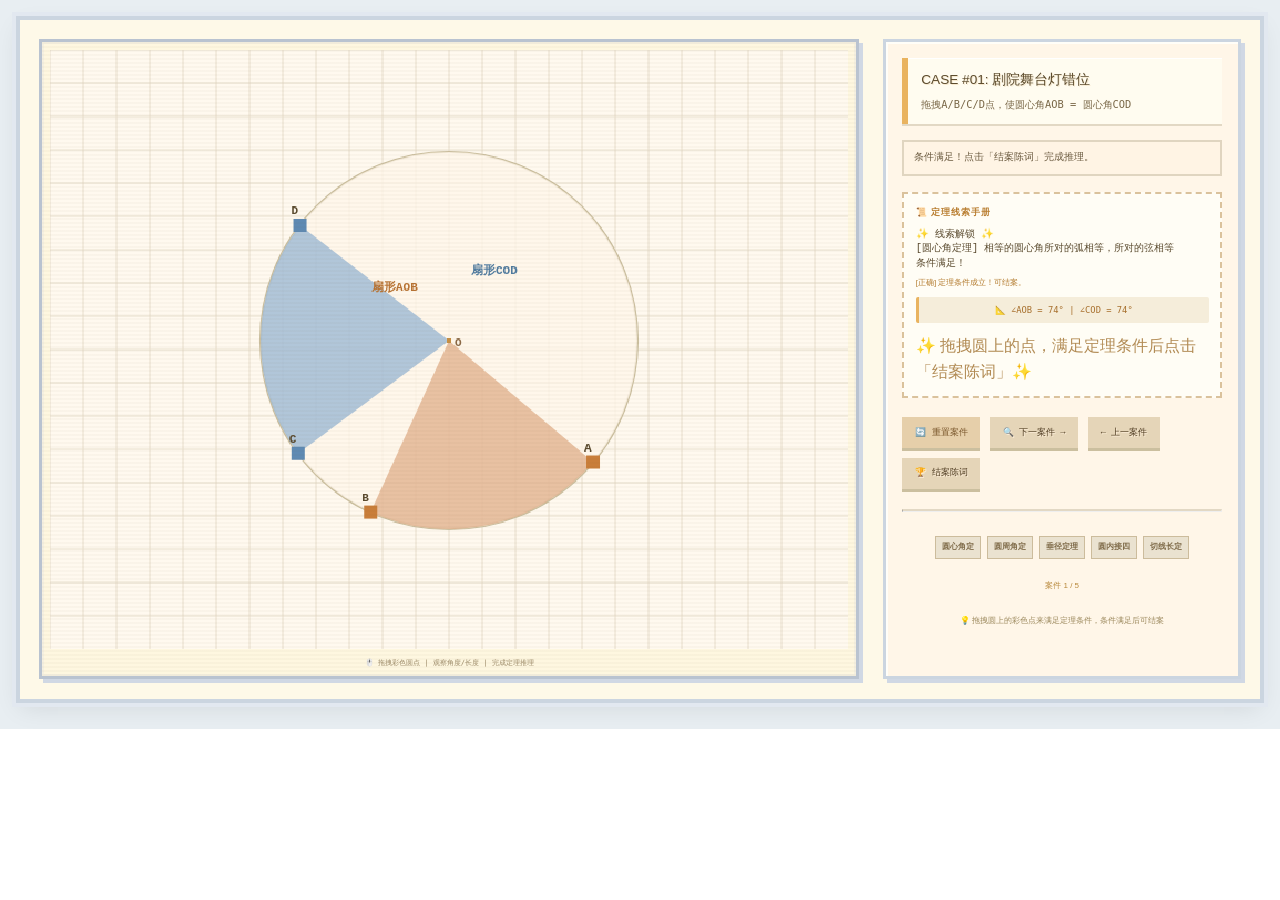
<file: gameV1.1.html>
<!DOCTYPE html>
<html lang="zh-CN">
<head>
    <meta charset="UTF-8">
    <meta name="viewport" content="width=device-width, initial-scale=1.0, user-scalable=no">
    <title>圆定理侦探社 | 像素风几何解谜 · 完整游戏</title>
    <!-- 复用项目样式，同时保留游戏像素风核心 -->
    <link rel="stylesheet" href="css/style.css">
    <style>
        /* 游戏专属强化样式 - 融合圆定理v1的像素侦探风格，同时适配项目导航栏 */
        * {
            box-sizing: border-box;
            user-select: none;
            image-rendering: crisp-edges;
            image-rendering: pixelated;
        }
        
        /* 游戏主容器 - 与项目主体融合 */
        .game-full-container {
            background: #e8eef2;
            padding: 20px 20px 30px;
            width: 100%;
        }
        
        .detective-container {
            background: #fef9e8;
            box-shadow: 0 0 0 4px #cbd5e0, 0 0 0 8px #e2e8f0, 0 8px 24px rgba(0,0,0,0.1);
            padding: 1.2rem;
            max-width: 1400px;
            width: 100%;
            margin: 0 auto;
            border-radius: 0;
        }
        
        .game-layout {
            display: flex;
            flex-wrap: wrap;
            gap: 1.5rem;
            justify-content: center;
        }
        
        .canvas-stage {
            flex: 3;
            min-width: 500px;
            background: #fef7e0;
            border: 3px solid #b9c3d0;
            box-shadow: inset 0 0 0 2px #f5f0e0, 4px 4px 0px 0px #d0d8e4;
            padding: 0.5rem;
            position: relative;
            cursor: crosshair;
        }
        
        .canvas-stage::after {
            content: "";
            position: absolute;
            top: 0; left: 0; width: 100%; height: 100%;
            background: repeating-linear-gradient(0deg, rgba(100,80,40,0.03) 0px, rgba(100,80,40,0.03) 2px, transparent 2px, transparent 4px);
            pointer-events: none;
        }
        
        canvas {
            display: block;
            width: 100%;
            background: #fff9ef;
            image-rendering: crisp-edges;
            image-rendering: pixelated;
            cursor: crosshair;
            box-shadow: inset 0 0 0 1px #e2dcc0;
        }
        
        .case-panel {
            flex: 1.2;
            min-width: 280px;
            background: #fff6e8;
            border: 3px solid #cbd5e0;
            padding: 1rem;
            box-shadow: inset 2px 2px 0px #fffef8, 4px 4px 0px #d0d8e4;
            display: flex;
            flex-direction: column;
            gap: 1rem;
        }
        
        .brief {
            background: #fffcf0;
            border-left: 6px solid #e9b35f;
            padding: 0.8rem;
            box-shadow: inset 0px 1px 0px #ffffff, 0 2px 0 #e2d8c4;
        }
        
        .brief h2 {
            margin: 0 0 0.5rem;
            font-size: 0.85rem;
            color: #5c4b2c;
            font-weight: normal;
            text-shadow: 1px 1px 0px #f7e9ce;
            line-height: 1.3;
        }
        
        .brief p {
            margin: 0;
            font-size: 0.65rem;
            color: #7a6848;
            line-height: 1.4;
            font-family: monospace;
        }
        
        .status-area {
            background: #fff4e4;
            border: 2px solid #e0d5c0;
            padding: 0.6rem;
            font-size: 0.6rem;
            color: #6b5a3e;
            font-family: 'Press Start 2P', 'Courier New', monospace;
            line-height: 1.3;
            text-shadow: 1px 1px 0px #fff6ea;
        }
        
        .clue-box {
            background: #fffdf5;
            border: 2px dashed #dac29c;
            padding: 0.7rem;
            min-height: 150px;
        }
        
        .clue-label {
            font-weight: bold;
            color: #b87c2e;
            font-size: 0.55rem;
            letter-spacing: 1px;
            margin-bottom: 8px;
        }
        
        .clue-content {
            font-size: 0.65rem;
            color: #5a4a2e;
            font-family: 'Courier New', monospace;
            word-break: break-word;
            line-height: 1.4;
        }
        
        .action-buttons {
            display: flex;
            gap: 0.6rem;
            flex-wrap: wrap;
            margin-top: 0.2rem;
        }
        
        button {
            background: #f0e4d0;
            border: none;
            padding: 0.6rem 0.8rem;
            font-family: 'Press Start 2P', 'Courier New', monospace;
            font-size: 0.55rem;
            color: #5c4b2c;
            cursor: pointer;
            box-shadow: 0 3px 0 #cbbf9f;
            transition: 0.05s linear;
            text-transform: uppercase;
        }
        
        button:active {
            transform: translateY(2px);
            box-shadow: 0 1px 0 #cbbf9f;
        }
        
        button.primary { background: #e5d5b8; color: #4e3b20; text-shadow: 1px 1px 0 #fff0dc; }
        button.warning { background: #e6cfaa; color: #7a572c; }
        
        .badge-row {
            display: flex;
            gap: 6px;
            flex-wrap: wrap;
            margin-top: 4px;
            justify-content: center;
        }
        
        .medal {
            background: #eae2d0;
            border: 1px solid #ccbc9c;
            padding: 4px 6px;
            font-size: 0.5rem;
            font-weight: bold;
            color: #7e6a48;
            font-family: monospace;
            text-align: center;
        }
        
        .medal.active { background: #e9cf9b; color: #4a371a; border-color: #dba643; box-shadow: inset 0 0 0 1px #ffe3aa; }
        
        hr { border-top: 2px solid #e2d8c4; margin: 4px 0; }
        
        @keyframes pixelBlink { 0% { filter: drop-shadow(0 0 0px #ffdd99);} 50% { filter: drop-shadow(0 0 6px #ffbb66);} 100% { filter: drop-shadow(0 0 0px);} }
        .correct-flash { animation: pixelBlink 0.3s 2; }
        .wrong-shake { animation: shakeAnim 0.15s 2; }
        
        @keyframes shakeAnim { 0% { transform: translate(1px, 1px);} 25% { transform: translate(-1px, 0px);} 50% { transform: translate(1px, -1px);} 75% { transform: translate(0px, 1px);} 100% { transform: translate(0,0);} }
        
        .small-note { font-size: 0.45rem; color: #9c8a68; text-align: center; margin-top: 8px; font-family: monospace; }
        
        .angle-readout {
            background: #f5edda;
            padding: 6px 8px;
            font-size: 0.55rem;
            font-family: monospace;
            color: #a76f2c;
            display: block;
            margin-top: 8px;
            border-left: 3px solid #e9b35f;
            text-align: center;
            border-radius: 2px;
        }
        
        .input-group {
            margin-top: 10px;
            display: flex;
            align-items: center;
            gap: 8px;
            flex-wrap: wrap;
            justify-content: center;
        }
        
        .input-group input {
            background: #fffcf0;
            border: 1px solid #dccfae;
            color: #6b4e24;
            font-family: monospace;
            font-size: 0.6rem;
            padding: 6px 8px;
            width: 70px;
            text-align: center;
        }
        
        .input-group button {
            padding: 6px 12px;
            font-size: 0.5rem;
            background: #e9dabc;
        }
        
        .success-badge {
            background: #e9cf9b;
            color: #5c421f;
            padding: 4px 8px;
            font-size: 0.5rem;
            text-align: center;
            margin-top: 8px;
            border-radius: 2px;
        }
        
        .observation-tip {
            font-size: 0.5rem;
            color: #9b885c;
            margin-top: 6px;
            text-align: center;
        }
        
        .case-counter {
            font-size: 0.5rem;
            color: #b8883a;
            text-align: center;
            margin-top: 5px;
        }
        
        /* 响应式调整与项目融合 */
        @media (max-width: 768px) {
            .canvas-stage { min-width: 280px; }
            .game-full-container { padding: 10px; }
        }
        
        /* 适配暗色模式，保留侦探社暖色为主，但稍微尊重项目暗色背景 */
        body.dark-mode .game-full-container {
            background: #1e2a32;
        }
        body.dark-mode .detective-container {
            background: #2c3e2f;
            box-shadow: 0 0 0 4px #5b6e5a, 0 0 0 8px #3a4a3a;
        }
        body.dark-mode .canvas-stage {
            background: #2f3e2c;
            border-color: #6a7c5e;
        }
        body.dark-mode canvas {
            background: #2c3824;
        }
        body.dark-mode .case-panel {
            background: #2c3a28;
            border-color: #6f8562;
        }
        body.dark-mode .brief, body.dark-mode .status-area, body.dark-mode .clue-box {
            background: #3e4e36;
            color: #eeddaa;
        }
        body.dark-mode .clue-content, body.dark-mode .angle-readout {
            color: #f0e0b0;
        }
        body.dark-mode button {
            background: #5a6e4a;
            color: #fef0cf;
        }
    </style>
</head>
<body>
    <!-- 游戏完整模块，直接嵌入项目main区域，适配原有导航栏 -->
    <div class="game-full-container">
        <div class="detective-container">
            <div class="game-layout">
                <div class="canvas-stage">
                    <canvas id="geometryCanvas" width="720" height="540" style="width:100%; height:auto; image-rendering: crisp-edges;"></canvas>
                    <div class="small-note">🖱️ 拖拽彩色圆点 | 观察角度/长度 | 完成定理推理</div>
                </div>
                <div class="case-panel">
                    <div class="brief" id="caseBrief">
                        <h2>CASE #01: 剧院舞台灯错位</h2>
                        <p>拖拽A/B/C/D点，使圆心角AOB = 圆心角COD</p>
                    </div>
                    <div class="status-area" id="statusMsg">
                        📋 侦探手册<br>
                        拖拽圆上的彩色点，观察角度变化
                    </div>
                    <div class="clue-box">
                        <div class="clue-label">📜 定理线索手册</div>
                        <div class="clue-content" id="clueText">当前案件对应的圆定理将在这里展示</div>
                        <div id="mistakeTip" style="font-size:0.5rem; margin-top:6px; color:#b37b2e;"></div>
                        <div id="liveReadout" class="angle-readout">📐 测量数据: --</div>
                        <div id="interactiveInput" class="input-group"></div>
                        <div id="successMsg" class="success-badge" style="display:none;">✨ 定理理解成功 ✨</div>
                    </div>
                    <div class="action-buttons">
                        <button id="resetBtn" class="warning">🔄 重置案件</button>
                        <button id="nextCaseBtn" class="primary">🔍 下一案件 →</button>
                        <button id="prevCaseBtn" class="primary">← 上一案件</button>
                        <button id="proveBtn" class="primary">🏆 结案陈词</button>
                    </div>
                    <hr>
                    <div class="badge-row" id="badgeContainer"></div>
                    <div class="case-counter" id="caseCounter">案件 1 / 5</div>
                    <div class="observation-tip">💡 拖拽圆上的彩色点来满足定理条件，条件满足后可结案</div>
                </div>
            </div>
        </div>
    </div>

    <script>
        (function(){
            // ========== 几何辅助函数 ==========
            function computeAngle(ax, ay, bx, by, cx, cy) {
                let baX = ax - bx, baY = ay - by;
                let bcX = cx - bx, bcY = cy - by;
                let dot = baX*bcX + baY*bcY;
                let mag = Math.hypot(baX, baY) * Math.hypot(bcX, bcY);
                if(mag === 0) return 0;
                return Math.acos(Math.min(1, Math.max(-1, dot/mag)));
            }
            
            function getAngleDiffRad(a, b) {
                let diff = Math.abs(a - b);
                return Math.min(diff, 2*Math.PI - diff);
            }
            
            function getRealAngleDegrees(a, b) {
                let rad = getAngleDiffRad(a, b);
                return Math.round(rad * 180 / Math.PI);
            }
            
            function drawSector(cx, cy, r, startAng, endAng, color) {
                let a1 = startAng, a2 = endAng;
                if(Math.abs(a1 - a2) > Math.PI) {
                    if(a1 < a2) a1 += 2*Math.PI;
                    else a2 += 2*Math.PI;
                }
                ctx.beginPath();
                ctx.moveTo(cx, cy);
                ctx.arc(cx, cy, r, a1, a2);
                ctx.closePath();
                ctx.fillStyle = color;
                ctx.fill();
            }
            
            function drawPoint(x, y, color, label) {
                ctx.fillStyle = color;
                ctx.fillRect(x-6, y-6, 12, 12);
                if(label) {
                    ctx.fillStyle = "#5a4a2e";
                    ctx.font = "bold 11px 'Courier New'";
                    ctx.fillText(label, x-8, y-10);
                }
            }
            
            function getTangentLine(pointAngle, cx, cy, r) {
                let px = cx + r * Math.cos(pointAngle);
                let py = cy + r * Math.sin(pointAngle);
                let dirX = -Math.sin(pointAngle);
                let dirY = Math.cos(pointAngle);
                return { px, py, dirX, dirY };
            }
            
            function getLineIntersection(line1, line2) {
                let x1 = line1.px, y1 = line1.py;
                let x2 = line2.px, y2 = line2.py;
                let dx1 = line1.dirX, dy1 = line1.dirY;
                let dx2 = line2.dirX, dy2 = line2.dirY;
                let det = dx1 * dy2 - dy1 * dx2;
                if (Math.abs(det) < 0.001) return null;
                let t1 = ((x2 - x1) * dy2 - (y2 - y1) * dx2) / det;
                return { x: x1 + t1 * dx1, y: y1 + t1 * dy1, t: t1 };
            }
            
            function getPointOnTangent(t, tangent) {
                return { x: tangent.px + tangent.dirX * t, y: tangent.py + tangent.dirY * t };
            }
            
            let canvas = document.getElementById('geometryCanvas');
            let ctx = canvas.getContext('2d');
            let w = 720, h = 540;
            canvas.width = w; canvas.height = h;
            
            let geom = {
                cx: w/2, cy: h/2 - 8, r: 170,
                angA: 0.7, angB: 2.0, angC: 2.5, angD: 3.8,
                fixedA: 0.8, fixedB: 2.5, soldierP: 3.2,
                chord1: 1.0, chord2: 2.2,
                quadAngles: [0.5, 1.8, 2.7, 4.0],
                paramP: 10, paramQ: -15
            };
            
            function getTangentA() { return getTangentLine(geom.fixedA, geom.cx, geom.cy, geom.r); }
            function getTangentB() { return getTangentLine(geom.fixedB, geom.cx, geom.cy, geom.r); }
            function getTangentIntersection() { return getLineIntersection(getTangentA(), getTangentB()); }
            function getPPoint() { return getPointOnTangent(geom.paramP, getTangentA()); }
            function getQPoint() { return getPointOnTangent(geom.paramQ, getTangentB()); }
            
            let currentCaseIdx = 0;
            let solvedBadges = [false, false, false, false, false];
            let conditionMet = false;
            let dragTarget = null;
            let dragQuadIdx = -1;
            
            const CASES = [
                { id:0, name:"圆心角定理", title:"CASE #01: 剧院舞台灯错位", desc:"🎭 拖拽A/B/C/D点，使∠AOB = ∠COD (两个扇形角度相等)", theorem:"[圆心角定理] 相等的圆心角所对的弧相等，所对的弦相等", check:(state) => { let aob = getAngleDiffRad(state.angA, state.angB); let cod = getAngleDiffRad(state.angC, state.angD); return Math.abs(aob - cod) < 0.08; }, getReadout:(state) => { let aob = getRealAngleDegrees(state.angA, state.angB); let cod = getRealAngleDegrees(state.angC, state.angD); return `∠AOB = ${aob}°  |  ∠COD = ${cod}°`; }, drawCustom: () => { drawSector(geom.cx, geom.cy, geom.r, geom.angA, geom.angB, "rgba(210, 140, 90, 0.5)"); drawSector(geom.cx, geom.cy, geom.r, geom.angC, geom.angD, "rgba(100, 150, 200, 0.5)"); drawPoint(geom.cx+geom.r*Math.cos(geom.angA), geom.cy+geom.r*Math.sin(geom.angA), "#c97e3a", "A"); drawPoint(geom.cx+geom.r*Math.cos(geom.angB), geom.cy+geom.r*Math.sin(geom.angB), "#c97e3a", "B"); drawPoint(geom.cx+geom.r*Math.cos(geom.angC), geom.cy+geom.r*Math.sin(geom.angC), "#5f8ab3", "C"); drawPoint(geom.cx+geom.r*Math.cos(geom.angD), geom.cy+geom.r*Math.sin(geom.angD), "#5f8ab3", "D"); ctx.fillStyle = "#b87333"; ctx.fillText("扇形AOB", geom.cx-70, geom.cy-45); ctx.fillStyle = "#4f7a9e"; ctx.fillText("扇形COD", geom.cx+20, geom.cy-60); } },
                { id:1, name:"圆周角定理", title:"CASE #02: 瞭望塔探照灯", desc:"🏰 拖拽锡兵P，观察∠APB和∠AOB的关系，填写正确答案", theorem:"[圆周角定理] 同弧所对圆周角是圆心角的一半", check:(state) => { return true; }, getReadout:(state) => { let centerAng = getAngleDiffRad(state.fixedA, state.fixedB); let ax = state.cx+state.r*Math.cos(state.fixedA); let ay = state.cy+state.r*Math.sin(state.fixedA); let bx = state.cx+state.r*Math.cos(state.fixedB); let by = state.cy+state.r*Math.sin(state.fixedB); let px = state.cx+state.r*Math.cos(state.soldierP); let py = state.cy+state.r*Math.sin(state.soldierP); let angleAPB = computeAngle(ax, ay, px, py, bx, by); return `∠AOB = ${Math.round(centerAng*180/Math.PI)}°  |  ∠APB = ${Math.round(angleAPB*180/Math.PI)}°`; }, drawCustom: () => { let ax = geom.cx+geom.r*Math.cos(geom.fixedA); let ay = geom.cy+geom.r*Math.sin(geom.fixedA); let bx = geom.cx+geom.r*Math.cos(geom.fixedB); let by = geom.cy+geom.r*Math.sin(geom.fixedB); let px = geom.cx+geom.r*Math.cos(geom.soldierP); let py = geom.cy+geom.r*Math.sin(geom.soldierP); drawSector(geom.cx, geom.cy, geom.r, geom.fixedA, geom.fixedB, "rgba(220, 180, 80, 0.35)"); ctx.beginPath(); ctx.moveTo(ax, ay); ctx.lineTo(px, py); ctx.lineTo(bx, by); ctx.strokeStyle = "#c68b3e"; ctx.lineWidth = 2.5; ctx.stroke(); drawPoint(px, py, "#d9942e", "P"); drawPoint(ax, ay, "#7a9bcb", "A"); drawPoint(bx, by, "#d98c3a", "B"); ctx.fillStyle = "#b97f45"; ctx.fillText("探照灯光", geom.cx-55, geom.cy-35); ctx.fillStyle = "#c47d34"; ctx.fillText("锡兵P", px-20, py-12); } },
                { id:2, name:"垂径定理", title:"CASE #03: 古桥石拱裂缝", desc:"🌉 拖拽弦端点C/D，使桥柱(直径)垂直于弦CD", theorem:"[垂径定理] 垂直于弦的直径平分这条弦", check:(state) => { let x1 = state.cx+state.r*Math.cos(state.chord1), y1 = state.cy+state.r*Math.sin(state.chord1); let x2 = state.cx+state.r*Math.cos(state.chord2), y2 = state.cy+state.r*Math.sin(state.chord2); let chordX = x2-x1, chordY = y2-y1; let dot = chordX*0 + chordY*1; let len = Math.hypot(chordX, chordY); if(len < 0.1) return false; return Math.abs(dot) / len < 0.12; }, getReadout:(state) => { let x1 = state.cx+state.r*Math.cos(state.chord1), y1 = state.cy+state.r*Math.sin(state.chord1); let x2 = state.cx+state.r*Math.cos(state.chord2), y2 = state.cy+state.r*Math.sin(state.chord2); let chordX = x2-x1, chordY = y2-y1; let dot = chordX*0 + chordY*1; let len = Math.hypot(chordX, chordY); let isPerp = len > 0.1 ? Math.abs(dot) / len < 0.12 : false; return `垂直: ${isPerp ? "✓ 是" : "✗ 否"}`; }, drawCustom: () => { let x1 = geom.cx+geom.r*Math.cos(geom.chord1), y1 = geom.cy+geom.r*Math.sin(geom.chord1); let x2 = geom.cx+geom.r*Math.cos(geom.chord2), y2 = geom.cy+geom.r*Math.sin(geom.chord2); ctx.beginPath(); ctx.moveTo(x1, y1); ctx.lineTo(x2, y2); ctx.strokeStyle = "#b87c48"; ctx.lineWidth = 4; ctx.stroke(); ctx.beginPath(); ctx.moveTo(geom.cx, geom.cy-geom.r); ctx.lineTo(geom.cx, geom.cy+geom.r); ctx.strokeStyle = "#7799bb"; ctx.lineWidth = 3; ctx.stroke(); drawPoint(x1, y1, "#b87c48", "C"); drawPoint(x2, y2, "#b87c48", "D"); ctx.fillStyle = "#9b6e3e"; ctx.fillText("弦CD", (x1+x2)/2-20, (y1+y2)/2-10); ctx.fillStyle = "#6585a3"; ctx.fillText("直径(桥柱)", geom.cx+8, geom.cy-30); } },
                { id:3, name:"圆内接四边形定理", title:"CASE #04: 航海罗盘刻度", desc:"🧭 拖拽四个顶点，使对角和为180°，填写答案", theorem:"[圆内接四边形定理] 对角互补(和为180°)", check:(state) => { return true; }, getReadout:(state) => { let pts = state.quadAngles.map(ang=>({x: state.cx+state.r*Math.cos(ang), y: state.cy+state.r*Math.sin(ang)})); let angles = []; for(let i=0;i<4;i++){ let prev = pts[(i+3)%4], curr = pts[i], next = pts[(i+1)%4]; let ang = computeAngle(prev.x, prev.y, curr.x, curr.y, next.x, next.y); angles.push(Math.round(ang*180/Math.PI)); } return `∠A=${angles[0]}° ∠B=${angles[1]}° ∠C=${angles[2]}° ∠D=${angles[3]}° | A+C=${angles[0]+angles[2]}°`; }, drawCustom: () => { for(let i=0;i<360;i+=30){ let rad = i*Math.PI/180; let xo = geom.cx + (geom.r+12)*Math.cos(rad), yo = geom.cy + (geom.r+12)*Math.sin(rad); ctx.fillStyle = "#cbae7a"; ctx.fillRect(xo-2, yo-2, 4,4); } let pts = geom.quadAngles.map(ang=>({x: geom.cx+geom.r*Math.cos(ang), y: geom.cy+geom.r*Math.sin(ang)})); ctx.beginPath(); ctx.moveTo(pts[0].x, pts[0].y); for(let i=1;i<pts.length;i++) ctx.lineTo(pts[i].x, pts[i].y); ctx.closePath(); ctx.strokeStyle = "#c9aa6e"; ctx.lineWidth = 2.5; ctx.stroke(); for(let i=0;i<pts.length;i++) drawPoint(pts[i].x, pts[i].y, "#ddae6e", String.fromCharCode(65+i)); } },
                { id:4, name:"切线长定理", title:"CASE #05: 漏水检测仪", desc:"💧 拖拽P和P'沿虚线轨道滑动，使两点在交点重合，观察PA和P'B长度相等", theorem:"[切线长定理] 从圆外一点引圆的两条切线，切线长相等", check:(state) => { let pPoint = getPPoint(), qPoint = getQPoint(); let ax = state.cx + state.r * Math.cos(state.fixedA), ay = state.cy + state.r * Math.sin(state.fixedA); let bx = state.cx + state.r * Math.cos(state.fixedB), by = state.cy + state.r * Math.sin(state.fixedB); let lenAP = Math.hypot(pPoint.x - ax, pPoint.y - ay); let lenBQ = Math.hypot(qPoint.x - bx, qPoint.y - by); let intersection = getTangentIntersection(); if(!intersection) return false; let distToIntersectionP = Math.hypot(pPoint.x - intersection.x, pPoint.y - intersection.y); let distToIntersectionQ = Math.hypot(qPoint.x - intersection.x, qPoint.y - intersection.y); let bothAtIntersection = distToIntersectionP < 12 && distToIntersectionQ < 12; return bothAtIntersection && Math.abs(lenAP - lenBQ) < 3; }, getReadout:(state) => { let pPoint=getPPoint(), qPoint=getQPoint(); let ax = state.cx+state.r*Math.cos(state.fixedA), ay=state.cy+state.r*Math.sin(state.fixedA); let bx=state.cx+state.r*Math.cos(state.fixedB), by=state.cy+state.r*Math.sin(state.fixedB); let lenAP = Math.hypot(pPoint.x-ax, pPoint.y-ay); let lenBQ = Math.hypot(qPoint.x-bx, qPoint.y-by); let intersection = getTangentIntersection(); if(intersection){ let dP=Math.hypot(pPoint.x-intersection.x, pPoint.y-intersection.y); let dQ=Math.hypot(qPoint.x-intersection.x, qPoint.y-intersection.y); return `PA = ${Math.round(lenAP)} | P'B = ${Math.round(lenBQ)} | 到交点距离: P=${Math.round(dP)} P'=${Math.round(dQ)}`; } return `PA = ${Math.round(lenAP)} | P'B = ${Math.round(lenBQ)}`; }, drawCustom: () => { let ax = geom.cx+geom.r*Math.cos(geom.fixedA), ay=geom.cy+geom.r*Math.sin(geom.fixedA); let bx=geom.cx+geom.r*Math.cos(geom.fixedB), by=geom.cy+geom.r*Math.sin(geom.fixedB); let tangentA=getTangentA(), tangentB=getTangentB(), intersection=getTangentIntersection(); let pPoint=getPPoint(), qPoint=getQPoint(); ctx.setLineDash([8,8]); let ext=500; let sA=getPointOnTangent(-ext, tangentA), eA=getPointOnTangent(ext, tangentA); ctx.beginPath(); ctx.moveTo(sA.x,sA.y); ctx.lineTo(eA.x,eA.y); ctx.strokeStyle="#b89a6e"; ctx.stroke(); let sB=getPointOnTangent(-ext, tangentB), eB=getPointOnTangent(ext, tangentB); ctx.beginPath(); ctx.moveTo(sB.x,sB.y); ctx.lineTo(eB.x,eB.y); ctx.stroke(); ctx.setLineDash([]); drawPoint(ax,ay,"#7f9fc0","A"); drawPoint(bx,by,"#7f9fc0","B"); if(intersection){ ctx.fillStyle="#e9cf9b"; ctx.beginPath(); ctx.arc(intersection.x,intersection.y,8,0,2*Math.PI); ctx.fill(); ctx.fillStyle="#c68f44"; ctx.beginPath(); ctx.arc(intersection.x,intersection.y,4,0,2*Math.PI); ctx.fill(); ctx.fillStyle="#5c421f"; ctx.font="8px monospace"; ctx.fillText("交点", intersection.x-12, intersection.y-8); } ctx.beginPath(); ctx.moveTo(pPoint.x,pPoint.y); ctx.lineTo(ax,ay); ctx.strokeStyle="#d98f44"; ctx.lineWidth=2.5; ctx.stroke(); ctx.beginPath(); ctx.moveTo(qPoint.x,qPoint.y); ctx.lineTo(bx,by); ctx.strokeStyle="#6f9e6f"; ctx.stroke(); drawPoint(pPoint.x,pPoint.y,"#d98f44","P"); drawPoint(qPoint.x,qPoint.y,"#6f9e6f","P'"); if(intersection && Math.hypot(pPoint.x-intersection.x, pPoint.y-intersection.y)<15 && Math.hypot(qPoint.x-intersection.x, qPoint.y-intersection.y)<15){ ctx.fillStyle="#e9cf9b"; ctx.fillRect(intersection.x-45, intersection.y-25, 90,22); ctx.fillStyle="#5c421f"; ctx.font="8px monospace"; ctx.fillText("★ 水龙头位置 ★", intersection.x-40, intersection.y-10); } ctx.fillStyle="#b89a6e"; ctx.font="8px monospace"; ctx.fillText("切线轨道LA", tangentA.px-50, tangentA.py-15); ctx.fillText("切线轨道LB", tangentB.px-50, tangentB.py-15); } }
            ];
            
            function getCurrentState() { return geom; }
            
            function verifyAndUpdate() {
                let caseData = CASES[currentCaseIdx];
                let state = getCurrentState();
                let success = false;
                if(currentCaseIdx === 0 || currentCaseIdx === 2 || currentCaseIdx === 4) success = caseData.check(state);
                else if(currentCaseIdx === 1 || currentCaseIdx === 3) success = conditionMet;
                let readoutSpan = document.getElementById('liveReadout');
                if(readoutSpan) readoutSpan.innerHTML = `📐 ${caseData.getReadout(state)}`;
                let clueDiv = document.getElementById('clueText');
                let mistakeDiv = document.getElementById('mistakeTip');
                let statusDiv = document.getElementById('statusMsg');
                let stageDiv = document.querySelector('.canvas-stage');
                if(success && !solvedBadges[currentCaseIdx]) {
                    clueDiv.innerHTML = `✨ 线索解锁 ✨<br>${caseData.theorem}<br>条件满足！`;
                    mistakeDiv.innerHTML = `[正确] 定理条件成立！可结案。`;
                    statusDiv.innerHTML = `条件满足！点击「结案陈词」完成推理。`;
                    if(!conditionMet){ stageDiv.classList.add('correct-flash'); setTimeout(()=>stageDiv.classList.remove('correct-flash'),300); }
                    conditionMet = true;
                } else if(success && solvedBadges[currentCaseIdx]) {
                    clueDiv.innerHTML = `${caseData.theorem}<br>已破案，继续下一案件吧`;
                    mistakeDiv.innerHTML = `[已破案] 此案已完成`;
                } else if(currentCaseIdx !== 1 && currentCaseIdx !== 3) {
                    clueDiv.innerHTML = `${caseData.theorem}<br>条件未满足`;
                    let hintMsg = (caseData.id===0?"使两个扇形角度相等":(caseData.id===2?"使弦垂直于直径":(caseData.id===4?"将P和P'都拖到交点处":"调整图形")));
                    mistakeDiv.innerHTML = `[未满足] ${hintMsg}`;
                    if(conditionMet){ stageDiv.classList.add('wrong-shake'); setTimeout(()=>stageDiv.classList.remove('wrong-shake'),300); }
                    conditionMet = false;
                }
                drawCanvas();
            }
            
            function drawCanvas() {
                ctx.clearRect(0,0,w,h);
                ctx.fillStyle="#fff9ef"; ctx.fillRect(0,0,w,h);
                ctx.strokeStyle="#e2d8c4"; ctx.lineWidth=0.8;
                for(let i=0;i<w;i+=30){ ctx.beginPath(); ctx.moveTo(i,0); ctx.lineTo(i,h); ctx.stroke(); }
                for(let i=0;i<h;i+=30){ ctx.beginPath(); ctx.moveTo(0,i); ctx.lineTo(w,i); ctx.stroke(); }
                ctx.beginPath(); ctx.arc(geom.cx, geom.cy, geom.r, 0, 2*Math.PI);
                ctx.strokeStyle="#cbbf9f"; ctx.lineWidth=2.2; ctx.stroke();
                ctx.fillStyle="#fff7eacc"; ctx.fill();
                CASES[currentCaseIdx].drawCustom();
                ctx.fillStyle="#c68f44"; ctx.fillRect(geom.cx-2, geom.cy-2,4,4);
                ctx.fillStyle="#8b6946"; ctx.fillText("O", geom.cx+5, geom.cy+5);
            }
            
            function getMouseCoord(e){
                let rect = canvas.getBoundingClientRect();
                let sx = canvas.width/rect.width, sy = canvas.height/rect.height;
                return { mx: (e.clientX - rect.left)*sx, my: (e.clientY - rect.top)*sy };
            }
            function onMouseDown(e){
                let {mx,my}=getMouseCoord(e); let thresh=20;
                if(currentCaseIdx===0){
                    let aP={x:geom.cx+geom.r*Math.cos(geom.angA),y:geom.cy+geom.r*Math.sin(geom.angA)};
                    let bP={x:geom.cx+geom.r*Math.cos(geom.angB),y:geom.cy+geom.r*Math.sin(geom.angB)};
                    let cP={x:geom.cx+geom.r*Math.cos(geom.angC),y:geom.cy+geom.r*Math.sin(geom.angC)};
                    let dP={x:geom.cx+geom.r*Math.cos(geom.angD),y:geom.cy+geom.r*Math.sin(geom.angD)};
                    if(Math.hypot(mx-aP.x, my-aP.y)<thresh) dragTarget="angA";
                    else if(Math.hypot(mx-bP.x, my-bP.y)<thresh) dragTarget="angB";
                    else if(Math.hypot(mx-cP.x, my-cP.y)<thresh) dragTarget="angC";
                    else if(Math.hypot(mx-dP.x, my-dP.y)<thresh) dragTarget="angD";
                } else if(currentCaseIdx===1){
                    let pp={x:geom.cx+geom.r*Math.cos(geom.soldierP),y:geom.cy+geom.r*Math.sin(geom.soldierP)};
                    if(Math.hypot(mx-pp.x, my-pp.y)<thresh) dragTarget="soldier";
                } else if(currentCaseIdx===2){
                    let c1={x:geom.cx+geom.r*Math.cos(geom.chord1),y:geom.cy+geom.r*Math.sin(geom.chord1)};
                    let c2={x:geom.cx+geom.r*Math.cos(geom.chord2),y:geom.cy+geom.r*Math.sin(geom.chord2)};
                    if(Math.hypot(mx-c1.x, my-c1.y)<thresh) dragTarget="chord1";
                    else if(Math.hypot(mx-c2.x, my-c2.y)<thresh) dragTarget="chord2";
                } else if(currentCaseIdx===3){
                    let pts=geom.quadAngles.map(ang=>({x:geom.cx+geom.r*Math.cos(ang),y:geom.cy+geom.r*Math.sin(ang)}));
                    for(let i=0;i<pts.length;i++) if(Math.hypot(mx-pts[i].x, my-pts[i].y)<thresh){ dragTarget="quadVertex"; dragQuadIdx=i; break; }
                } else if(currentCaseIdx===4){
                    let pPoint=getPPoint(), qPoint=getQPoint();
                    if(Math.hypot(mx-pPoint.x, my-pPoint.y)<22) dragTarget="paramP";
                    else if(Math.hypot(mx-qPoint.x, my-qPoint.y)<22) dragTarget="paramQ";
                }
            }
            function onMouseMove(e){
                if(!dragTarget) return;
                let {mx,my}=getMouseCoord(e);
                if(currentCaseIdx===0){
                    let ang=Math.atan2(my-geom.cy, mx-geom.cx);
                    if(dragTarget==="angA") geom.angA=ang; else if(dragTarget==="angB") geom.angB=ang;
                    else if(dragTarget==="angC") geom.angC=ang; else if(dragTarget==="angD") geom.angD=ang;
                } else if(currentCaseIdx===1 && dragTarget==="soldier") geom.soldierP=Math.atan2(my-geom.cy, mx-geom.cx);
                else if(currentCaseIdx===2){
                    let ang=Math.atan2(my-geom.cy, mx-geom.cx);
                    if(dragTarget==="chord1") geom.chord1=ang; else if(dragTarget==="chord2") geom.chord2=ang;
                } else if(currentCaseIdx===3 && dragTarget==="quadVertex" && dragQuadIdx>=0) geom.quadAngles[dragQuadIdx]=Math.atan2(my-geom.cy, mx-geom.cx);
                else if(currentCaseIdx===4){
                    let tangentA=getTangentA(), tangentB=getTangentB();
                    if(dragTarget==="paramP"){ let dx=mx-tangentA.px, dy=my-tangentA.py; geom.paramP = Math.min(400, Math.max(-400, dx*tangentA.dirX+dy*tangentA.dirY)); }
                    else if(dragTarget==="paramQ"){ let dx=mx-tangentB.px, dy=my-tangentB.py; geom.paramQ = Math.min(400, Math.max(-400, dx*tangentB.dirX+dy*tangentB.dirY)); }
                }
                verifyAndUpdate();
            }
            function onMouseUp(){ dragTarget=null; dragQuadIdx=-1; }
            function resetCase(){
                if(currentCaseIdx===0){ geom.angA=0.7; geom.angB=2.0; geom.angC=2.5; geom.angD=3.8; conditionMet=false; }
                else if(currentCaseIdx===1){ geom.soldierP=3.2; conditionMet=false; }
                else if(currentCaseIdx===2){ geom.chord1=1.0; geom.chord2=2.2; conditionMet=false; }
                else if(currentCaseIdx===3){ geom.quadAngles=[0.5,1.8,2.7,4.0]; conditionMet=false; }
                else if(currentCaseIdx===4){ let inter=getTangentIntersection(); if(inter){ let ta=getTangentA(), tb=getTangentB(); let ipA=(inter.x-ta.px)*ta.dirX+(inter.y-ta.py)*ta.dirY; let ipB=(inter.x-tb.px)*tb.dirX+(inter.y-tb.py)*tb.dirY; geom.paramP=ipA+10; geom.paramQ=ipB-15; } else { geom.paramP=10; geom.paramQ=-15; } conditionMet=false; }
                verifyAndUpdate(); renderInteractiveInput();
            }
            function renderInteractiveInput(){
                let container=document.getElementById('interactiveInput');
                if(currentCaseIdx===1){
                    container.innerHTML=`<span>∠APB = (</span><input type="text" id="relationInput" placeholder="?"><span>) ∠AOB</span><button id="submitRelation">验证</button>`;
                    document.getElementById('submitRelation')?.addEventListener('click',()=>{ let val=document.getElementById('relationInput').value.trim(); let isCorrect=val==="1/2"||val==="0.5"||val==="½"||parseFloat(val)===0.5; if(isCorrect && !solvedBadges[1]){ conditionMet=true; solvedBadges[1]=true; document.getElementById('clueText').innerHTML=`✨ 线索解锁 ✨<br>${CASES[1].theorem}<br>∠APB = 1/2 ∠AOB`; document.getElementById('mistakeTip').innerHTML=`[正确] 关系式正确！`; document.getElementById('statusMsg').innerHTML=`定理验证成功！点击结案。`; document.getElementById('successMsg').style.display="block"; updateBadges(); } else if(isCorrect){ document.getElementById('mistakeTip').innerHTML=`[正确] 但此案已破。`; } else { document.getElementById('mistakeTip').innerHTML=`[错误] ∠APB = ? × ∠AOB，再观察角度数值！`; } verifyAndUpdate(); });
                } else if(currentCaseIdx===3){
                    container.innerHTML=`<span>∠A+∠C = ∠B+∠D = </span><input type="text" id="sumInput" placeholder="度数"><span> °</span><button id="submitSum">验证</button>`;
                    document.getElementById('submitSum')?.addEventListener('click',()=>{ let val=parseInt(document.getElementById('sumInput').value); if(val===180 && !solvedBadges[3]){ conditionMet=true; solvedBadges[3]=true; document.getElementById('clueText').innerHTML=`✨ 线索解锁 ✨<br>${CASES[3].theorem}<br>对角和为180°`; document.getElementById('mistakeTip').innerHTML=`[正确] 对角和180°！`; document.getElementById('statusMsg').innerHTML=`定理验证成功！点击结案。`; document.getElementById('successMsg').style.display="block"; updateBadges(); } else if(val===180){ document.getElementById('mistakeTip').innerHTML=`[正确] 但此案已破。`; } else { document.getElementById('mistakeTip').innerHTML=`[错误] 对角和应该是180°！`; } verifyAndUpdate(); });
                } else { container.innerHTML=`<div style="color:#b28b54;">✨ 拖拽圆上的点，满足定理条件后点击「结案陈词」✨</div>`; }
            }
            function nextCase(){ currentCaseIdx=(currentCaseIdx+1)%5; document.getElementById('caseBrief').innerHTML=`<h2>${CASES[currentCaseIdx].title}</h2><p>${CASES[currentCaseIdx].desc}</p>`; resetCase(); updateBadges(); renderInteractiveInput(); document.getElementById('successMsg').style.display="none"; document.getElementById('caseCounter').innerHTML=`案件 ${currentCaseIdx+1} / 5 · ${CASES[currentCaseIdx].name}`; }
            function prevCase(){ currentCaseIdx=(currentCaseIdx-1+5)%5; document.getElementById('caseBrief').innerHTML=`<h2>${CASES[currentCaseIdx].title}</h2><p>${CASES[currentCaseIdx].desc}</p>`; resetCase(); updateBadges(); renderInteractiveInput(); document.getElementById('successMsg').style.display="none"; document.getElementById('caseCounter').innerHTML=`案件 ${currentCaseIdx+1} / 5 · ${CASES[currentCaseIdx].name}`; }
            function proveCase(){ if(conditionMet && !solvedBadges[currentCaseIdx]){ solvedBadges[currentCaseIdx]=true; updateBadges(); document.getElementById('statusMsg').innerHTML="🏆 像素侦探徽章GET！案件完美落幕！"; document.getElementById('successMsg').style.display="block"; } else if(conditionMet && solvedBadges[currentCaseIdx]){ document.getElementById('statusMsg').innerHTML="🎉 已破获此案，继续挑战新案件吧！"; } else { document.getElementById('statusMsg').innerHTML="⚠️ 尚未满足定理条件，请先构造正确图形再结案。"; } }
            function updateBadges(){ let container=document.getElementById('badgeContainer'); container.innerHTML=CASES.map((c,i)=>`<div class="medal ${solvedBadges[i]?'active':''}">${c.name.slice(0,4)}</div>`).join(''); }
            canvas.addEventListener('mousedown', onMouseDown); window.addEventListener('mousemove', onMouseMove); window.addEventListener('mouseup', onMouseUp);
            document.getElementById('resetBtn').addEventListener('click', resetCase);
            document.getElementById('nextCaseBtn').addEventListener('click', nextCase);
            document.getElementById('prevCaseBtn').addEventListener('click', prevCase);
            document.getElementById('proveBtn').addEventListener('click', proveCase);
            updateBadges(); renderInteractiveInput(); verifyAndUpdate();
        })();
    </script>
</body>
</html>
</file>
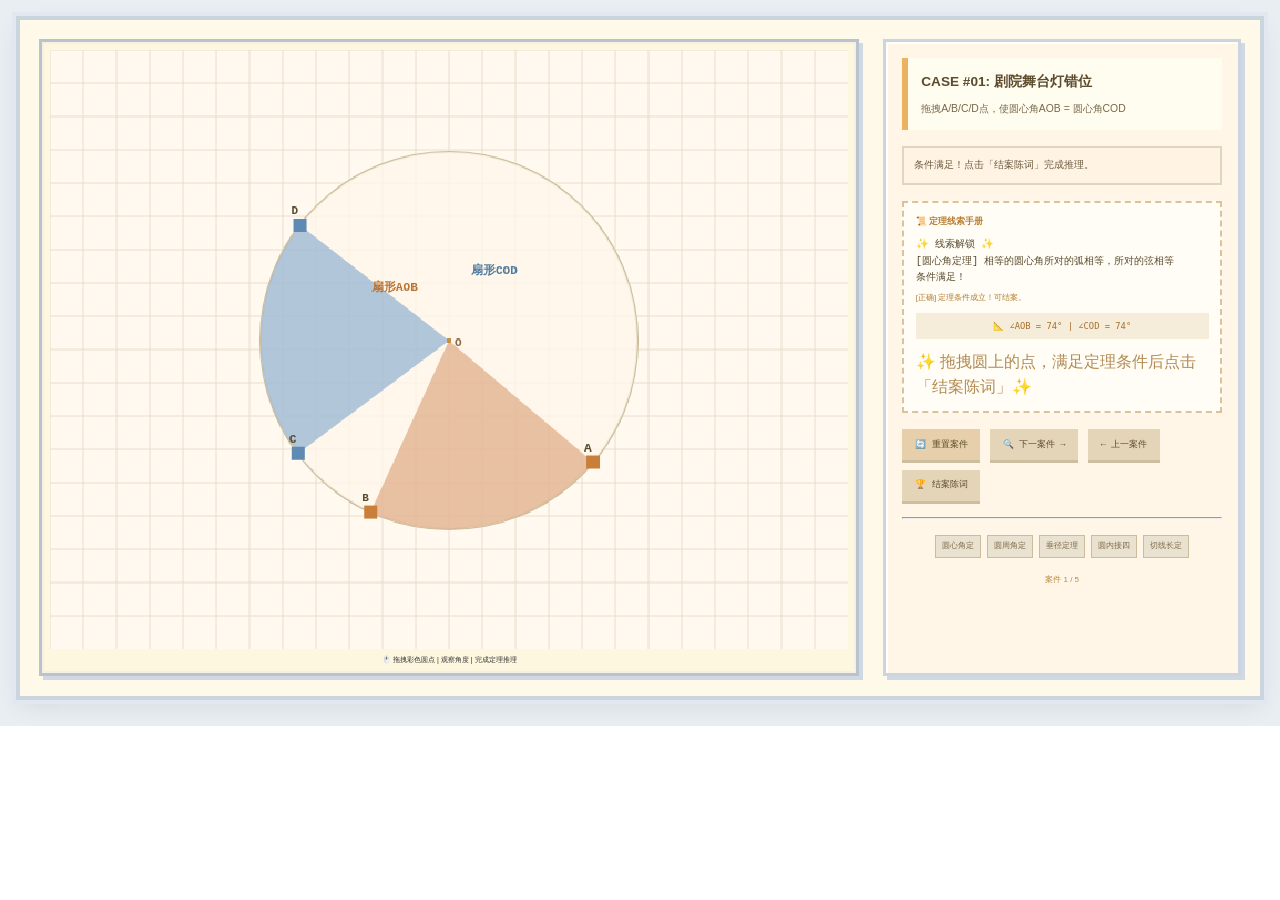
<file: V2.1.B.html>
<!DOCTYPE html>
<html lang="zh-CN">
<head>
    <meta charset="UTF-8">
    <meta name="viewport" content="width=device-width, initial-scale=1.0, user-scalable=no">
    <title>圆定理侦探社 | 像素风几何解谜 · 完整游戏</title>
    <link rel="stylesheet" href="css/style.css">
    <style>
        * {
            box-sizing: border-box;
            user-select: none;
            image-rendering: crisp-edges;
            image-rendering: pixelated;
        }
        
        .game-full-container {
            background: #e8eef2;
            padding: 20px 20px 30px;
            width: 100%;
        }
        
        .detective-container {
            background: #fef9e8;
            box-shadow: 0 0 0 4px #cbd5e0, 0 0 0 8px #e2e8f0, 0 8px 24px rgba(0,0,0,0.1);
            padding: 1.2rem;
            max-width: 1400px;
            width: 100%;
            margin: 0 auto;
            border-radius: 0;
        }
        
        .game-layout {
            display: flex;
            flex-wrap: wrap;
            gap: 1.5rem;
            justify-content: center;
        }
        
        .canvas-stage {
            flex: 3;
            min-width: 500px;
            background: #fef7e0;
            border: 3px solid #b9c3d0;
            box-shadow: inset 0 0 0 2px #f5f0e0, 4px 4px 0px 0px #d0d8e4;
            padding: 0.5rem;
            position: relative;
            cursor: crosshair;
        }
        
        canvas {
            display: block;
            width: 100%;
            background: #fff9ef;
            image-rendering: crisp-edges;
            image-rendering: pixelated;
            cursor: crosshair;
            box-shadow: inset 0 0 0 1px #e2dcc0;
        }
        
        .case-panel {
            flex: 1.2;
            min-width: 280px;
            background: #fff6e8;
            border: 3px solid #cbd5e0;
            padding: 1rem;
            box-shadow: inset 2px 2px 0px #fffef8, 4px 4px 0px #d0d8e4;
            display: flex;
            flex-direction: column;
            gap: 1rem;
        }
        
        .brief {
            background: #fffcf0;
            border-left: 6px solid #e9b35f;
            padding: 0.8rem;
        }
        
        .brief h2 {
            margin: 0 0 0.5rem;
            font-size: 0.85rem;
            color: #5c4b2c;
        }
        
        .brief p {
            margin: 0;
            font-size: 0.65rem;
            color: #7a6848;
        }
        
        .status-area {
            background: #fff4e4;
            border: 2px solid #e0d5c0;
            padding: 0.6rem;
            font-size: 0.6rem;
            color: #6b5a3e;
            font-family: 'Courier New', monospace;
        }
        
        .clue-box {
            background: #fffdf5;
            border: 2px dashed #dac29c;
            padding: 0.7rem;
            min-height: 150px;
        }
        
        .clue-label {
            font-weight: bold;
            color: #b87c2e;
            font-size: 0.55rem;
            margin-bottom: 8px;
        }
        
        .clue-content {
            font-size: 0.65rem;
            color: #5a4a2e;
            font-family: 'Courier New', monospace;
            word-break: break-word;
        }
        
        .action-buttons {
            display: flex;
            gap: 0.6rem;
            flex-wrap: wrap;
        }
        
        button {
            background: #f0e4d0;
            border: none;
            padding: 0.6rem 0.8rem;
            font-family: 'Courier New', monospace;
            font-size: 0.55rem;
            color: #5c4b2c;
            cursor: pointer;
            box-shadow: 0 3px 0 #cbbf9f;
            transition: 0.05s linear;
            text-transform: uppercase;
        }
        
        button:active {
            transform: translateY(2px);
            box-shadow: 0 1px 0 #cbbf9f;
        }
        
        button.primary { background: #e5d5b8; }
        button.warning { background: #e6cfaa; }
        
        .badge-row {
            display: flex;
            gap: 6px;
            flex-wrap: wrap;
            justify-content: center;
        }
        
        .medal {
            background: #eae2d0;
            border: 1px solid #ccbc9c;
            padding: 4px 6px;
            font-size: 0.5rem;
            color: #7e6a48;
        }
        
        .medal.active { background: #e9cf9b; color: #4a371a; border-color: #dba643; }
        
        .angle-readout {
            background: #f5edda;
            padding: 6px 8px;
            font-size: 0.55rem;
            font-family: monospace;
            color: #a76f2c;
            margin-top: 8px;
            text-align: center;
        }
        
        .input-group {
            margin-top: 10px;
            display: flex;
            gap: 8px;
            flex-wrap: wrap;
            justify-content: center;
        }
        
        .input-group input {
            background: #fffcf0;
            border: 1px solid #dccfae;
            color: #6b4e24;
            font-family: monospace;
            font-size: 0.6rem;
            padding: 6px 8px;
            width: 70px;
            text-align: center;
        }
        
        .success-badge {
            background: #e9cf9b;
            color: #5c421f;
            padding: 4px 8px;
            font-size: 0.5rem;
            text-align: center;
            margin-top: 8px;
            display: none;
        }
        
        .case-counter {
            font-size: 0.5rem;
            color: #b8883a;
            text-align: center;
        }
        
        @keyframes pixelBlink { 0% { filter: drop-shadow(0 0 0px #ffdd99);} 50% { filter: drop-shadow(0 0 6px #ffbb66);} 100% { filter: drop-shadow(0 0 0px);} }
        @keyframes shakeAnim { 0% { transform: translate(1px, 1px);} 25% { transform: translate(-1px, 0px);} 50% { transform: translate(1px, -1px);} 75% { transform: translate(0px, 1px);} 100% { transform: translate(0,0);} }
        
        .correct-flash { animation: pixelBlink 0.3s 2; }
        .wrong-shake { animation: shakeAnim 0.15s 2; }
        
        @media (max-width: 768px) {
            .canvas-stage { min-width: 280px; }
        }
        
        body.dark-mode .game-full-container { background: #1e2a32; }
        body.dark-mode .detective-container { background: #2c3e2f; }
        body.dark-mode .canvas-stage { background: #2f3e2c; }
        body.dark-mode canvas { background: #2c3824; }
        body.dark-mode .case-panel { background: #2c3a28; }
        body.dark-mode .brief, body.dark-mode .status-area, body.dark-mode .clue-box { background: #3e4e36; color: #eeddaa; }
        body.dark-mode button { background: #5a6e4a; color: #fef0cf; }
    </style>
</head>
<body>
    <div class="game-full-container">
        <div class="detective-container">
            <div class="game-layout">
                <div class="canvas-stage">
                    <canvas id="geometryCanvas" width="720" height="540" style="width:100%; height:auto;"></canvas>
                    <div class="small-note" style="font-size:0.45rem; text-align:center; margin-top:5px;">🖱️ 拖拽彩色圆点 | 观察角度 | 完成定理推理</div>
                </div>
                <div class="case-panel">
                    <div class="brief" id="caseBrief">
                        <h2>CASE #01: 剧院舞台灯错位</h2>
                        <p>拖拽A/B/C/D点，使圆心角AOB = 圆心角COD</p>
                    </div>
                    <div class="status-area" id="statusMsg">
                        📋 侦探手册<br>拖拽圆上的彩色点，观察角度变化
                    </div>
                    <div class="clue-box">
                        <div class="clue-label">📜 定理线索手册</div>
                        <div class="clue-content" id="clueText">当前案件对应的圆定理将在这里展示</div>
                        <div id="mistakeTip" style="font-size:0.5rem; margin-top:6px; color:#b37b2e;"></div>
                        <div id="liveReadout" class="angle-readout">📐 测量数据: --</div>
                        <div id="interactiveInput" class="input-group"></div>
                        <div id="successMsg" class="success-badge">✨ 定理理解成功 ✨</div>
                    </div>
                    <div class="action-buttons">
                        <button id="resetBtn" class="warning">🔄 重置案件</button>
                        <button id="nextCaseBtn" class="primary">🔍 下一案件 →</button>
                        <button id="prevCaseBtn" class="primary">← 上一案件</button>
                        <button id="proveBtn" class="primary">🏆 结案陈词</button>
                    </div>
                    <hr>
                    <div class="badge-row" id="badgeContainer"></div>
                    <div class="case-counter" id="caseCounter">案件 1 / 5</div>
                </div>
            </div>
        </div>
    </div>

    <script>
        (function(){
            // ========== 角度计算函数（统一使用劣弧角 0-180°）==========
            // 计算劣弧圆心角（弧度），范围 0 ~ π
            function getMinorArcAngleRad(a, b) {
                let diff = Math.abs(a - b);
                return Math.min(diff, 2 * Math.PI - diff);
            }
            
            // 计算劣弧圆心角（度数），范围 0 ~ 180
            function getMinorArcAngleDegrees(a, b) {
                return Math.round(getMinorArcAngleRad(a, b) * 180 / Math.PI);
            }
            
            // 通用角度计算函数（用于其他案件）
            function computeAngle(ax, ay, bx, by, cx, cy) {
                let baX = ax - bx, baY = ay - by;
                let bcX = cx - bx, bcY = cy - by;
                let dot = baX*bcX + baY*bcY;
                let mag = Math.hypot(baX, baY) * Math.hypot(bcX, bcY);
                if(mag === 0) return 0;
                return Math.acos(Math.min(1, Math.max(-1, dot/mag)));
            }
            
            // 绘制扇区（始终绘制劣弧，与显示角度保持一致）
            function drawSector(cx, cy, r, startAng, endAng, color) {
                let start = startAng;
                let end = endAng;
                
                // 计算劣弧的起始和结束角度（确保绘制的是小弧）
                let diff = end - start;
                // 归一化差值到 [-π, π]
                while (diff > Math.PI) diff -= 2 * Math.PI;
                while (diff < -Math.PI) diff += 2 * Math.PI;
                
                // 如果差值为负，说明end在start逆时针方向，需要交换
                if (diff < 0) {
                    // 绘制劣弧时，确保start到end是正向小弧
                    let temp = start;
                    start = end;
                    end = temp;
                    diff = -diff;
                }
                
                ctx.beginPath();
                ctx.moveTo(cx, cy);
                ctx.arc(cx, cy, r, start, end);
                ctx.closePath();
                ctx.fillStyle = color;
                ctx.fill();
            }
            
            function drawPoint(x, y, color, label) {
                ctx.fillStyle = color;
                ctx.fillRect(x-6, y-6, 12, 12);
                if(label) {
                    ctx.fillStyle = "#5a4a2e";
                    ctx.font = "bold 11px 'Courier New'";
                    ctx.fillText(label, x-8, y-10);
                }
            }
            
            function getTangentLine(pointAngle, cx, cy, r) {
                let px = cx + r * Math.cos(pointAngle);
                let py = cy + r * Math.sin(pointAngle);
                let dirX = -Math.sin(pointAngle);
                let dirY = Math.cos(pointAngle);
                return { px, py, dirX, dirY };
            }
            
            function getLineIntersection(line1, line2) {
                let x1 = line1.px, y1 = line1.py;
                let x2 = line2.px, y2 = line2.py;
                let dx1 = line1.dirX, dy1 = line1.dirY;
                let dx2 = line2.dirX, dy2 = line2.dirY;
                let det = dx1 * dy2 - dy1 * dx2;
                if (Math.abs(det) < 0.001) return null;
                let t1 = ((x2 - x1) * dy2 - (y2 - y1) * dx2) / det;
                return { x: x1 + t1 * dx1, y: y1 + t1 * dy1, t: t1 };
            }
            
            function getPointOnTangent(t, tangent) {
                return { x: tangent.px + tangent.dirX * t, y: tangent.py + tangent.dirY * t };
            }
            
            let canvas = document.getElementById('geometryCanvas');
            let ctx = canvas.getContext('2d');
            let w = 720, h = 540;
            canvas.width = w; canvas.height = h;
            
            let geom = {
                cx: w/2, cy: h/2 - 8, r: 170,
                angA: 0.7, angB: 2.0, angC: 2.5, angD: 3.8,
                fixedA: 0.8, fixedB: 2.5, soldierP: 3.2,
                chord1: 1.0, chord2: 2.2,
                quadAngles: [0.5, 1.8, 2.7, 4.0],
                paramP: 10, paramQ: -15
            };
            
            function getTangentA() { return getTangentLine(geom.fixedA, geom.cx, geom.cy, geom.r); }
            function getTangentB() { return getTangentLine(geom.fixedB, geom.cx, geom.cy, geom.r); }
            function getTangentIntersection() { return getLineIntersection(getTangentA(), getTangentB()); }
            function getPPoint() { return getPointOnTangent(geom.paramP, getTangentA()); }
            function getQPoint() { return getPointOnTangent(geom.paramQ, getTangentB()); }
            
            let currentCaseIdx = 0;
            let solvedBadges = [false, false, false, false, false];
            let conditionMet = false;
            let dragTarget = null;
            let dragQuadIdx = -1;
            
            const CASES = [
                { 
                    id:0, name:"圆心角定理", title:"CASE #01: 剧院舞台灯错位", 
                    desc:"🎭 拖拽A/B/C/D点，使圆心角AOB = 圆心角COD", 
                    theorem:"[圆心角定理] 相等的圆心角所对的弧相等，所对的弦相等",
                    // 条件判断使用劣弧角度
                    check:(state) => { 
                        let aob = getMinorArcAngleRad(state.angA, state.angB);
                        let cod = getMinorArcAngleRad(state.angC, state.angD);
                        return Math.abs(aob - cod) < 0.08;
                    },
                    // 显示使用劣弧角度（0-180°），与视觉扇区完全一致
                    getReadout:(state) => { 
                        let aob = getMinorArcAngleDegrees(state.angA, state.angB);
                        let cod = getMinorArcAngleDegrees(state.angC, state.angD);
                        return `∠AOB = ${aob}°  |  ∠COD = ${cod}°`;
                    },
                    drawCustom: () => { 
                        drawSector(geom.cx, geom.cy, geom.r, geom.angA, geom.angB, "rgba(210, 140, 90, 0.5)");
                        drawSector(geom.cx, geom.cy, geom.r, geom.angC, geom.angD, "rgba(100, 150, 200, 0.5)");
                        drawPoint(geom.cx+geom.r*Math.cos(geom.angA), geom.cy+geom.r*Math.sin(geom.angA), "#c97e3a", "A");
                        drawPoint(geom.cx+geom.r*Math.cos(geom.angB), geom.cy+geom.r*Math.sin(geom.angB), "#c97e3a", "B");
                        drawPoint(geom.cx+geom.r*Math.cos(geom.angC), geom.cy+geom.r*Math.sin(geom.angC), "#5f8ab3", "C");
                        drawPoint(geom.cx+geom.r*Math.cos(geom.angD), geom.cy+geom.r*Math.sin(geom.angD), "#5f8ab3", "D");
                        ctx.fillStyle = "#b87333";
                        ctx.fillText("扇形AOB", geom.cx-70, geom.cy-45);
                        ctx.fillStyle = "#4f7a9e";
                        ctx.fillText("扇形COD", geom.cx+20, geom.cy-60);
                    } 
                },
                { 
                    id:1, name:"圆周角定理", title:"CASE #02: 瞭望塔探照灯", 
                    desc:"🏰 拖拽锡兵P，观察∠APB和∠AOB的关系，填写正确答案", 
                    theorem:"[圆周角定理] 同弧所对圆周角是圆心角的一半", 
                    check:(state) => { return true; }, 
                    getReadout:(state) => { 
                        let centerAng = getMinorArcAngleRad(state.fixedA, state.fixedB);
                        let ax = state.cx+state.r*Math.cos(state.fixedA);
                        let ay = state.cy+state.r*Math.sin(state.fixedA);
                        let bx = state.cx+state.r*Math.cos(state.fixedB);
                        let by = state.cy+state.r*Math.sin(state.fixedB);
                        let px = state.cx+state.r*Math.cos(state.soldierP);
                        let py = state.cy+state.r*Math.sin(state.soldierP);
                        let angleAPB = computeAngle(ax, ay, px, py, bx, by);
                        return `∠AOB = ${Math.round(centerAng*180/Math.PI)}°  |  ∠APB = ${Math.round(angleAPB*180/Math.PI)}°`; 
                    }, 
                    drawCustom: () => { 
                        let ax = geom.cx+geom.r*Math.cos(geom.fixedA);
                        let ay = geom.cy+geom.r*Math.sin(geom.fixedA);
                        let bx = geom.cx+geom.r*Math.cos(geom.fixedB);
                        let by = geom.cy+geom.r*Math.sin(geom.fixedB);
                        let px = geom.cx+geom.r*Math.cos(geom.soldierP);
                        let py = geom.cy+geom.r*Math.sin(geom.soldierP);
                        drawSector(geom.cx, geom.cy, geom.r, geom.fixedA, geom.fixedB, "rgba(220, 180, 80, 0.35)");
                        ctx.beginPath();
                        ctx.moveTo(ax, ay);
                        ctx.lineTo(px, py);
                        ctx.lineTo(bx, by);
                        ctx.strokeStyle = "#c68b3e";
                        ctx.lineWidth = 2.5;
                        ctx.stroke();
                        drawPoint(px, py, "#d9942e", "P");
                        drawPoint(ax, ay, "#7a9bcb", "A");
                        drawPoint(bx, by, "#d98c3a", "B");
                    } 
                },
                { 
                    id:2, name:"垂径定理", title:"CASE #03: 古桥石拱裂缝", 
                    desc:"🌉 拖拽弦端点C/D，使桥柱(直径)垂直于弦CD", 
                    theorem:"[垂径定理] 垂直于弦的直径平分这条弦", 
                    check:(state) => { 
                        let x1 = state.cx+state.r*Math.cos(state.chord1), y1 = state.cy+state.r*Math.sin(state.chord1);
                        let x2 = state.cx+state.r*Math.cos(state.chord2), y2 = state.cy+state.r*Math.sin(state.chord2);
                        let chordX = x2-x1, chordY = y2-y1;
                        let dot = chordX*0 + chordY*1;
                        let len = Math.hypot(chordX, chordY);
                        if(len < 0.1) return false;
                        return Math.abs(dot) / len < 0.12;
                    }, 
                    getReadout:(state) => { 
                        let x1 = state.cx+state.r*Math.cos(state.chord1), y1 = state.cy+state.r*Math.sin(state.chord1);
                        let x2 = state.cx+state.r*Math.cos(state.chord2), y2 = state.cy+state.r*Math.sin(state.chord2);
                        let chordX = x2-x1, chordY = y2-y1;
                        let dot = chordX*0 + chordY*1;
                        let len = Math.hypot(chordX, chordY);
                        let isPerp = len > 0.1 ? Math.abs(dot) / len < 0.12 : false;
                        return `垂直: ${isPerp ? "✓ 是" : "✗ 否"}`; 
                    }, 
                    drawCustom: () => { 
                        let x1 = geom.cx+geom.r*Math.cos(geom.chord1), y1 = geom.cy+geom.r*Math.sin(geom.chord1);
                        let x2 = geom.cx+geom.r*Math.cos(geom.chord2), y2 = geom.cy+geom.r*Math.sin(geom.chord2);
                        ctx.beginPath();
                        ctx.moveTo(x1, y1);
                        ctx.lineTo(x2, y2);
                        ctx.strokeStyle = "#b87c48";
                        ctx.lineWidth = 4;
                        ctx.stroke();
                        ctx.beginPath();
                        ctx.moveTo(geom.cx, geom.cy-geom.r);
                        ctx.lineTo(geom.cx, geom.cy+geom.r);
                        ctx.strokeStyle = "#7799bb";
                        ctx.lineWidth = 3;
                        ctx.stroke();
                        drawPoint(x1, y1, "#b87c48", "C");
                        drawPoint(x2, y2, "#b87c48", "D");
                    } 
                },
                { 
                    id:3, name:"圆内接四边形定理", title:"CASE #04: 航海罗盘刻度", 
                    desc:"🧭 拖拽四个顶点，使对角和为180°，填写答案", 
                    theorem:"[圆内接四边形定理] 对角互补(和为180°)", 
                    check:(state) => { return true; }, 
                    getReadout:(state) => { 
                        let pts = state.quadAngles.map(ang=>({x: state.cx+state.r*Math.cos(ang), y: state.cy+state.r*Math.sin(ang)}));
                        let angles = [];
                        for(let i=0;i<4;i++){
                            let prev = pts[(i+3)%4], curr = pts[i], next = pts[(i+1)%4];
                            let ang = computeAngle(prev.x, prev.y, curr.x, curr.y, next.x, next.y);
                            angles.push(Math.round(ang*180/Math.PI));
                        }
                        return `∠A=${angles[0]}° ∠B=${angles[1]}° ∠C=${angles[2]}° ∠D=${angles[3]}° | A+C=${angles[0]+angles[2]}°`; 
                    }, 
                    drawCustom: () => { 
                        let pts = geom.quadAngles.map(ang=>({x: geom.cx+geom.r*Math.cos(ang), y: geom.cy+geom.r*Math.sin(ang)}));
                        ctx.beginPath();
                        ctx.moveTo(pts[0].x, pts[0].y);
                        for(let i=1;i<pts.length;i++) ctx.lineTo(pts[i].x, pts[i].y);
                        ctx.closePath();
                        ctx.strokeStyle = "#c9aa6e";
                        ctx.lineWidth = 2.5;
                        ctx.stroke();
                        for(let i=0;i<pts.length;i++) drawPoint(pts[i].x, pts[i].y, "#ddae6e", String.fromCharCode(65+i));
                    } 
                },
                { 
                    id:4, name:"切线长定理", title:"CASE #05: 漏水检测仪", 
                    desc:"💧 拖拽P和P'沿虚线轨道滑动，使两点在交点重合，观察PA和P'B长度相等", 
                    theorem:"[切线长定理] 从圆外一点引圆的两条切线，切线长相等", 
                    check:(state) => { 
                        let pPoint = getPPoint(), qPoint = getQPoint();
                        let ax = state.cx + state.r * Math.cos(state.fixedA), ay = state.cy + state.r * Math.sin(state.fixedA);
                        let bx = state.cx + state.r * Math.cos(state.fixedB), by = state.cy + state.r * Math.sin(state.fixedB);
                        let lenAP = Math.hypot(pPoint.x - ax, pPoint.y - ay);
                        let lenBQ = Math.hypot(qPoint.x - bx, qPoint.y - by);
                        let intersection = getTangentIntersection();
                        if(!intersection) return false;
                        let distToIntersectionP = Math.hypot(pPoint.x - intersection.x, pPoint.y - intersection.y);
                        let distToIntersectionQ = Math.hypot(qPoint.x - intersection.x, qPoint.y - intersection.y);
                        let bothAtIntersection = distToIntersectionP < 12 && distToIntersectionQ < 12;
                        return bothAtIntersection && Math.abs(lenAP - lenBQ) < 3;
                    }, 
                    getReadout:(state) => { 
                        let pPoint=getPPoint(), qPoint=getQPoint();
                        let ax = state.cx+state.r*Math.cos(state.fixedA), ay=state.cy+state.r*Math.sin(state.fixedA);
                        let bx=state.cx+state.r*Math.cos(state.fixedB), by=state.cy+state.r*Math.sin(state.fixedB);
                        let lenAP = Math.hypot(pPoint.x-ax, pPoint.y-ay);
                        let lenBQ = Math.hypot(qPoint.x-bx, qPoint.y-by);
                        let intersection = getTangentIntersection();
                        if(intersection){
                            let dP=Math.hypot(pPoint.x-intersection.x, pPoint.y-intersection.y);
                            let dQ=Math.hypot(qPoint.x-intersection.x, qPoint.y-intersection.y);
                            return `PA = ${Math.round(lenAP)} | P'B = ${Math.round(lenBQ)} | 到交点: P=${Math.round(dP)} P'=${Math.round(dQ)}`;
                        }
                        return `PA = ${Math.round(lenAP)} | P'B = ${Math.round(lenBQ)}`; 
                    }, 
                    drawCustom: () => { 
                        let ax = geom.cx+geom.r*Math.cos(geom.fixedA), ay=geom.cy+geom.r*Math.sin(geom.fixedA);
                        let bx=geom.cx+geom.r*Math.cos(geom.fixedB), by=geom.cy+geom.r*Math.sin(geom.fixedB);
                        let tangentA=getTangentA(), tangentB=getTangentB(), intersection=getTangentIntersection();
                        let pPoint=getPPoint(), qPoint=getQPoint();
                        ctx.setLineDash([8,8]);
                        let ext=500;
                        let sA=getPointOnTangent(-ext, tangentA), eA=getPointOnTangent(ext, tangentA);
                        ctx.beginPath();
                        ctx.moveTo(sA.x,sA.y);
                        ctx.lineTo(eA.x,eA.y);
                        ctx.strokeStyle="#b89a6e";
                        ctx.stroke();
                        let sB=getPointOnTangent(-ext, tangentB), eB=getPointOnTangent(ext, tangentB);
                        ctx.beginPath();
                        ctx.moveTo(sB.x,sB.y);
                        ctx.lineTo(eB.x,eB.y);
                        ctx.stroke();
                        ctx.setLineDash([]);
                        drawPoint(ax,ay,"#7f9fc0","A");
                        drawPoint(bx,by,"#7f9fc0","B");
                        if(intersection){
                            ctx.fillStyle="#e9cf9b";
                            ctx.beginPath();
                            ctx.arc(intersection.x,intersection.y,8,0,2*Math.PI);
                            ctx.fill();
                        }
                        ctx.beginPath();
                        ctx.moveTo(pPoint.x,pPoint.y);
                        ctx.lineTo(ax,ay);
                        ctx.strokeStyle="#d98f44";
                        ctx.lineWidth=2.5;
                        ctx.stroke();
                        ctx.beginPath();
                        ctx.moveTo(qPoint.x,qPoint.y);
                        ctx.lineTo(bx,by);
                        ctx.strokeStyle="#6f9e6f";
                        ctx.stroke();
                        drawPoint(pPoint.x,pPoint.y,"#d98f44","P");
                        drawPoint(qPoint.x,qPoint.y,"#6f9e6f","P'");
                    } 
                }
            ];
            
            function getCurrentState() { return geom; }
            
            function verifyAndUpdate() {
                let caseData = CASES[currentCaseIdx];
                let state = getCurrentState();
                let success = false;
                if(currentCaseIdx === 0 || currentCaseIdx === 2 || currentCaseIdx === 4) success = caseData.check(state);
                else if(currentCaseIdx === 1 || currentCaseIdx === 3) success = conditionMet;
                let readoutSpan = document.getElementById('liveReadout');
                if(readoutSpan) readoutSpan.innerHTML = `📐 ${caseData.getReadout(state)}`;
                let clueDiv = document.getElementById('clueText');
                let mistakeDiv = document.getElementById('mistakeTip');
                let statusDiv = document.getElementById('statusMsg');
                let stageDiv = document.querySelector('.canvas-stage');
                if(success && !solvedBadges[currentCaseIdx]) {
                    clueDiv.innerHTML = `✨ 线索解锁 ✨<br>${caseData.theorem}<br>条件满足！`;
                    mistakeDiv.innerHTML = `[正确] 定理条件成立！可结案。`;
                    statusDiv.innerHTML = `条件满足！点击「结案陈词」完成推理。`;
                    if(!conditionMet){ stageDiv.classList.add('correct-flash'); setTimeout(()=>stageDiv.classList.remove('correct-flash'),300); }
                    conditionMet = true;
                } else if(success && solvedBadges[currentCaseIdx]) {
                    clueDiv.innerHTML = `${caseData.theorem}<br>已破案，继续下一案件吧`;
                    mistakeDiv.innerHTML = `[已破案] 此案已完成`;
                } else if(currentCaseIdx !== 1 && currentCaseIdx !== 3) {
                    clueDiv.innerHTML = `${caseData.theorem}<br>条件未满足`;
                    let hintMsg = (caseData.id===0?"使两个扇形角度相等（显示的角度相等）":(caseData.id===2?"使弦垂直于直径":(caseData.id===4?"将P和P'都拖到交点处":"调整图形")));
                    mistakeDiv.innerHTML = `[未满足] ${hintMsg}`;
                    if(conditionMet){ stageDiv.classList.add('wrong-shake'); setTimeout(()=>stageDiv.classList.remove('wrong-shake'),300); }
                    conditionMet = false;
                }
                drawCanvas();
            }
            
            function drawCanvas() {
                ctx.clearRect(0,0,w,h);
                ctx.fillStyle="#fff9ef"; ctx.fillRect(0,0,w,h);
                ctx.strokeStyle="#e2d8c4"; ctx.lineWidth=0.8;
                for(let i=0;i<w;i+=30){ ctx.beginPath(); ctx.moveTo(i,0); ctx.lineTo(i,h); ctx.stroke(); }
                for(let i=0;i<h;i+=30){ ctx.beginPath(); ctx.moveTo(0,i); ctx.lineTo(w,i); ctx.stroke(); }
                ctx.beginPath(); ctx.arc(geom.cx, geom.cy, geom.r, 0, 2*Math.PI);
                ctx.strokeStyle="#cbbf9f"; ctx.lineWidth=2.2; ctx.stroke();
                ctx.fillStyle="#fff7eacc"; ctx.fill();
                CASES[currentCaseIdx].drawCustom();
                ctx.fillStyle="#c68f44"; ctx.fillRect(geom.cx-2, geom.cy-2,4,4);
                ctx.fillStyle="#8b6946"; ctx.fillText("O", geom.cx+5, geom.cy+5);
            }
            
            function getMouseCoord(e){
                let rect = canvas.getBoundingClientRect();
                let sx = canvas.width/rect.width, sy = canvas.height/rect.height;
                return { mx: (e.clientX - rect.left)*sx, my: (e.clientY - rect.top)*sy };
            }
            
            function onMouseDown(e){
                let {mx,my}=getMouseCoord(e); let thresh=20;
                if(currentCaseIdx===0){
                    let aP={x:geom.cx+geom.r*Math.cos(geom.angA),y:geom.cy+geom.r*Math.sin(geom.angA)};
                    let bP={x:geom.cx+geom.r*Math.cos(geom.angB),y:geom.cy+geom.r*Math.sin(geom.angB)};
                    let cP={x:geom.cx+geom.r*Math.cos(geom.angC),y:geom.cy+geom.r*Math.sin(geom.angC)};
                    let dP={x:geom.cx+geom.r*Math.cos(geom.angD),y:geom.cy+geom.r*Math.sin(geom.angD)};
                    if(Math.hypot(mx-aP.x, my-aP.y)<thresh) dragTarget="angA";
                    else if(Math.hypot(mx-bP.x, my-bP.y)<thresh) dragTarget="angB";
                    else if(Math.hypot(mx-cP.x, my-cP.y)<thresh) dragTarget="angC";
                    else if(Math.hypot(mx-dP.x, my-dP.y)<thresh) dragTarget="angD";
                } else if(currentCaseIdx===1){
                    let pp={x:geom.cx+geom.r*Math.cos(geom.soldierP),y:geom.cy+geom.r*Math.sin(geom.soldierP)};
                    if(Math.hypot(mx-pp.x, my-pp.y)<thresh) dragTarget="soldier";
                } else if(currentCaseIdx===2){
                    let c1={x:geom.cx+geom.r*Math.cos(geom.chord1),y:geom.cy+geom.r*Math.sin(geom.chord1)};
                    let c2={x:geom.cx+geom.r*Math.cos(geom.chord2),y:geom.cy+geom.r*Math.sin(geom.chord2)};
                    if(Math.hypot(mx-c1.x, my-c1.y)<thresh) dragTarget="chord1";
                    else if(Math.hypot(mx-c2.x, my-c2.y)<thresh) dragTarget="chord2";
                } else if(currentCaseIdx===3){
                    let pts=geom.quadAngles.map(ang=>({x:geom.cx+geom.r*Math.cos(ang),y:geom.cy+geom.r*Math.sin(ang)}));
                    for(let i=0;i<pts.length;i++) if(Math.hypot(mx-pts[i].x, my-pts[i].y)<thresh){ dragTarget="quadVertex"; dragQuadIdx=i; break; }
                } else if(currentCaseIdx===4){
                    let pPoint=getPPoint(), qPoint=getQPoint();
                    if(Math.hypot(mx-pPoint.x, my-pPoint.y)<22) dragTarget="paramP";
                    else if(Math.hypot(mx-qPoint.x, my-qPoint.y)<22) dragTarget="paramQ";
                }
            }
            
            function onMouseMove(e){
                if(!dragTarget) return;
                let {mx,my}=getMouseCoord(e);
                if(currentCaseIdx===0){
                    let ang=Math.atan2(my-geom.cy, mx-geom.cx);
                    if(dragTarget==="angA") geom.angA=ang;
                    else if(dragTarget==="angB") geom.angB=ang;
                    else if(dragTarget==="angC") geom.angC=ang;
                    else if(dragTarget==="angD") geom.angD=ang;
                } else if(currentCaseIdx===1 && dragTarget==="soldier"){
                    geom.soldierP=Math.atan2(my-geom.cy, mx-geom.cx);
                } else if(currentCaseIdx===2){
                    let ang=Math.atan2(my-geom.cy, mx-geom.cx);
                    if(dragTarget==="chord1") geom.chord1=ang;
                    else if(dragTarget==="chord2") geom.chord2=ang;
                } else if(currentCaseIdx===3 && dragTarget==="quadVertex" && dragQuadIdx>=0){
                    geom.quadAngles[dragQuadIdx]=Math.atan2(my-geom.cy, mx-geom.cx);
                } else if(currentCaseIdx===4){
                    let tangentA=getTangentA(), tangentB=getTangentB();
                    if(dragTarget==="paramP"){
                        let dx=mx-tangentA.px, dy=my-tangentA.py;
                        geom.paramP = Math.min(400, Math.max(-400, dx*tangentA.dirX+dy*tangentA.dirY));
                    } else if(dragTarget==="paramQ"){
                        let dx=mx-tangentB.px, dy=my-tangentB.py;
                        geom.paramQ = Math.min(400, Math.max(-400, dx*tangentB.dirX+dy*tangentB.dirY));
                    }
                }
                verifyAndUpdate();
            }
            
            function onMouseUp(){ dragTarget=null; dragQuadIdx=-1; }
            
            function resetCase(){
                if(currentCaseIdx===0){ geom.angA=0.7; geom.angB=2.0; geom.angC=2.5; geom.angD=3.8; conditionMet=false; }
                else if(currentCaseIdx===1){ geom.soldierP=3.2; conditionMet=false; }
                else if(currentCaseIdx===2){ geom.chord1=1.0; geom.chord2=2.2; conditionMet=false; }
                else if(currentCaseIdx===3){ geom.quadAngles=[0.5,1.8,2.7,4.0]; conditionMet=false; }
                else if(currentCaseIdx===4){ 
                    let inter=getTangentIntersection(); 
                    if(inter){ 
                        let ta=getTangentA(), tb=getTangentB(); 
                        let ipA=(inter.x-ta.px)*ta.dirX+(inter.y-ta.py)*ta.dirY; 
                        let ipB=(inter.x-tb.px)*tb.dirX+(inter.y-tb.py)*tb.dirY; 
                        geom.paramP=ipA+10; geom.paramQ=ipB-15; 
                    } else { geom.paramP=10; geom.paramQ=-15; } 
                    conditionMet=false; 
                }
                verifyAndUpdate(); 
                renderInteractiveInput();
            }
            
            function renderInteractiveInput(){
                let container=document.getElementById('interactiveInput');
                if(currentCaseIdx===1){
                    container.innerHTML=`<span>∠APB = (</span><input type="text" id="relationInput" placeholder="?"><span>) ∠AOB</span><button id="submitRelation">验证</button>`;
                    document.getElementById('submitRelation')?.addEventListener('click',()=>{ 
                        let val=document.getElementById('relationInput').value.trim(); 
                        let isCorrect=val==="1/2"||val==="0.5"||val==="½"||parseFloat(val)===0.5; 
                        if(isCorrect && !solvedBadges[1]){ 
                            conditionMet=true; solvedBadges[1]=true; 
                            document.getElementById('clueText').innerHTML=`✨ 线索解锁 ✨<br>${CASES[1].theorem}<br>∠APB = 1/2 ∠AOB`; 
                            document.getElementById('mistakeTip').innerHTML=`[正确] 关系式正确！`; 
                            document.getElementById('statusMsg').innerHTML=`定理验证成功！点击结案。`; 
                            document.getElementById('successMsg').style.display="block"; 
                            updateBadges(); 
                        } else if(isCorrect){ 
                            document.getElementById('mistakeTip').innerHTML=`[正确] 但此案已破。`; 
                        } else { 
                            document.getElementById('mistakeTip').innerHTML=`[错误] ∠APB = ? × ∠AOB，再观察角度数值！`; 
                        } 
                        verifyAndUpdate(); 
                    });
                } else if(currentCaseIdx===3){
                    container.innerHTML=`<span>∠A+∠C = ∠B+∠D = </span><input type="text" id="sumInput" placeholder="度数"><span> °</span><button id="submitSum">验证</button>`;
                    document.getElementById('submitSum')?.addEventListener('click',()=>{ 
                        let val=parseInt(document.getElementById('sumInput').value); 
                        if(val===180 && !solvedBadges[3]){ 
                            conditionMet=true; solvedBadges[3]=true; 
                            document.getElementById('clueText').innerHTML=`✨ 线索解锁 ✨<br>${CASES[3].theorem}<br>对角和为180°`; 
                            document.getElementById('mistakeTip').innerHTML=`[正确] 对角和180°！`; 
                            document.getElementById('statusMsg').innerHTML=`定理验证成功！点击结案。`; 
                            document.getElementById('successMsg').style.display="block"; 
                            updateBadges(); 
                        } else if(val===180){ 
                            document.getElementById('mistakeTip').innerHTML=`[正确] 但此案已破。`; 
                        } else { 
                            document.getElementById('mistakeTip').innerHTML=`[错误] 对角和应该是180°！`; 
                        } 
                        verifyAndUpdate(); 
                    });
                } else { 
                    container.innerHTML=`<div style="color:#b28b54;">✨ 拖拽圆上的点，满足定理条件后点击「结案陈词」✨</div>`; 
                }
            }
            
            function nextCase(){ 
                currentCaseIdx=(currentCaseIdx+1)%5; 
                document.getElementById('caseBrief').innerHTML=`<h2>${CASES[currentCaseIdx].title}</h2><p>${CASES[currentCaseIdx].desc}</p>`; 
                resetCase(); 
                updateBadges(); 
                renderInteractiveInput(); 
                document.getElementById('successMsg').style.display="none"; 
                document.getElementById('caseCounter').innerHTML=`案件 ${currentCaseIdx+1} / 5 · ${CASES[currentCaseIdx].name}`; 
            }
            
            function prevCase(){ 
                currentCaseIdx=(currentCaseIdx-1+5)%5; 
                document.getElementById('caseBrief').innerHTML=`<h2>${CASES[currentCaseIdx].title}</h2><p>${CASES[currentCaseIdx].desc}</p>`; 
                resetCase(); 
                updateBadges(); 
                renderInteractiveInput(); 
                document.getElementById('successMsg').style.display="none"; 
                document.getElementById('caseCounter').innerHTML=`案件 ${currentCaseIdx+1} / 5 · ${CASES[currentCaseIdx].name}`; 
            }
            
            function proveCase(){ 
                if(conditionMet && !solvedBadges[currentCaseIdx]){ 
                    solvedBadges[currentCaseIdx]=true; 
                    updateBadges(); 
                    document.getElementById('statusMsg').innerHTML="🏆 像素侦探徽章GET！案件完美落幕！"; 
                    document.getElementById('successMsg').style.display="block"; 
                } else if(conditionMet && solvedBadges[currentCaseIdx]){ 
                    document.getElementById('statusMsg').innerHTML="🎉 已破获此案，继续挑战新案件吧！"; 
                } else { 
                    document.getElementById('statusMsg').innerHTML="⚠️ 尚未满足定理条件，请先构造正确图形再结案。"; 
                } 
            }
            
            function updateBadges(){ 
                let container=document.getElementById('badgeContainer'); 
                container.innerHTML=CASES.map((c,i)=>`<div class="medal ${solvedBadges[i]?'active':''}">${c.name.slice(0,4)}</div>`).join(''); 
            }
            
            canvas.addEventListener('mousedown', onMouseDown); 
            window.addEventListener('mousemove', onMouseMove); 
            window.addEventListener('mouseup', onMouseUp);
            document.getElementById('resetBtn').addEventListener('click', resetCase);
            document.getElementById('nextCaseBtn').addEventListener('click', nextCase);
            document.getElementById('prevCaseBtn').addEventListener('click', prevCase);
            document.getElementById('proveBtn').addEventListener('click', proveCase);
            
            updateBadges(); 
            renderInteractiveInput(); 
            verifyAndUpdate();
        })();
    </script>
</body>
</html>
</file>
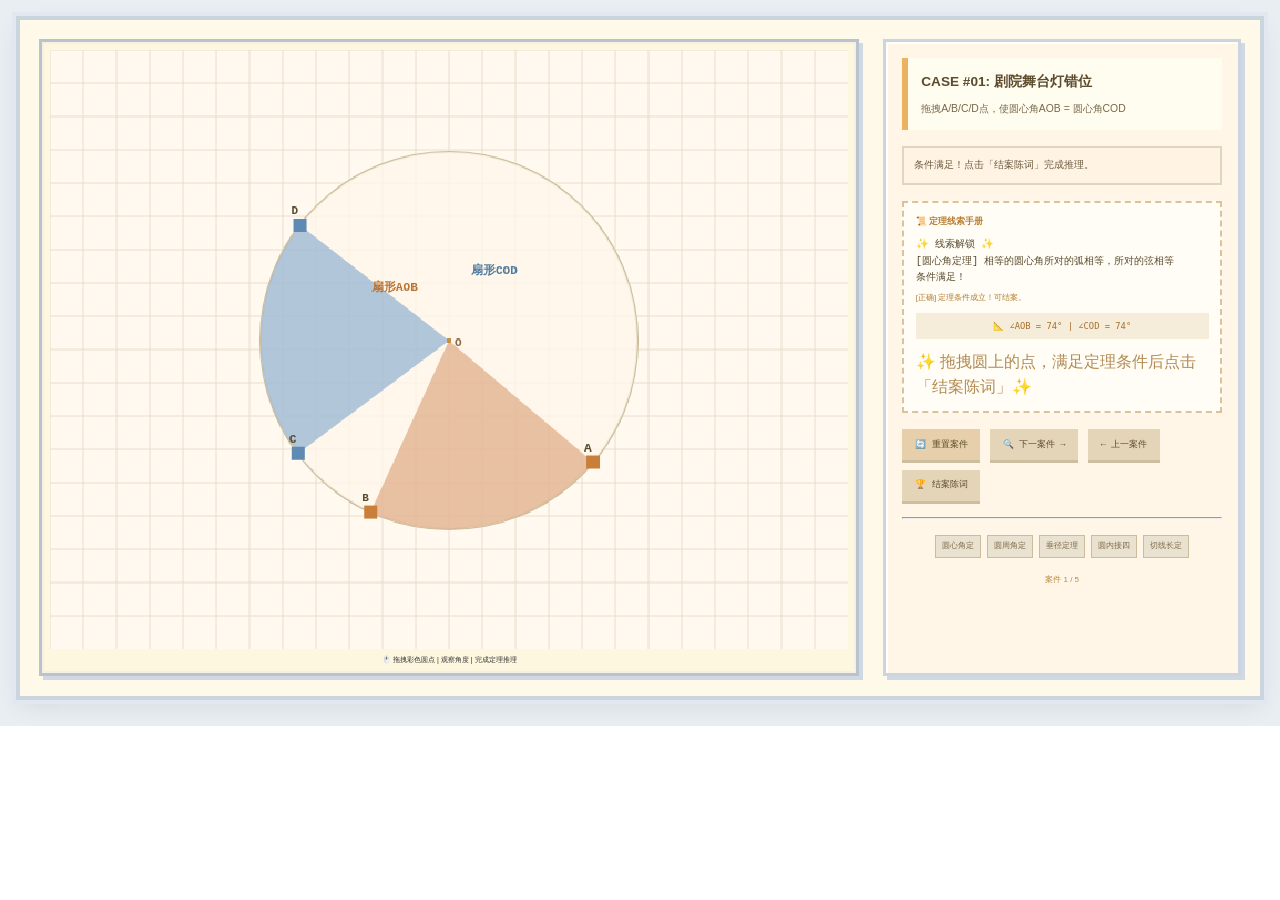
<file: V2.2.B.html>
<!DOCTYPE html>
<html lang="zh-CN">
<head>
    <meta charset="UTF-8">
    <meta name="viewport" content="width=device-width, initial-scale=1.0, user-scalable=no">
    <title>圆定理侦探社 | 像素风几何解谜 · 完整游戏</title>
    <link rel="stylesheet" href="css/style.css">
    <style>
        * {
            box-sizing: border-box;
            user-select: none;
            image-rendering: crisp-edges;
            image-rendering: pixelated;
        }
        
        .game-full-container {
            background: #e8eef2;
            padding: 20px 20px 30px;
            width: 100%;
        }
        
        .detective-container {
            background: #fef9e8;
            box-shadow: 0 0 0 4px #cbd5e0, 0 0 0 8px #e2e8f0, 0 8px 24px rgba(0,0,0,0.1);
            padding: 1.2rem;
            max-width: 1400px;
            width: 100%;
            margin: 0 auto;
            border-radius: 0;
        }
        
        .game-layout {
            display: flex;
            flex-wrap: wrap;
            gap: 1.5rem;
            justify-content: center;
        }
        
        .canvas-stage {
            flex: 3;
            min-width: 500px;
            background: #fef7e0;
            border: 3px solid #b9c3d0;
            box-shadow: inset 0 0 0 2px #f5f0e0, 4px 4px 0px 0px #d0d8e4;
            padding: 0.5rem;
            position: relative;
            cursor: crosshair;
        }
        
        canvas {
            display: block;
            width: 100%;
            background: #fff9ef;
            image-rendering: crisp-edges;
            image-rendering: pixelated;
            cursor: crosshair;
            box-shadow: inset 0 0 0 1px #e2dcc0;
        }
        
        .case-panel {
            flex: 1.2;
            min-width: 280px;
            background: #fff6e8;
            border: 3px solid #cbd5e0;
            padding: 1rem;
            box-shadow: inset 2px 2px 0px #fffef8, 4px 4px 0px #d0d8e4;
            display: flex;
            flex-direction: column;
            gap: 1rem;
        }
        
        .brief {
            background: #fffcf0;
            border-left: 6px solid #e9b35f;
            padding: 0.8rem;
        }
        
        .brief h2 {
            margin: 0 0 0.5rem;
            font-size: 0.85rem;
            color: #5c4b2c;
        }
        
        .brief p {
            margin: 0;
            font-size: 0.65rem;
            color: #7a6848;
        }
        
        .status-area {
            background: #fff4e4;
            border: 2px solid #e0d5c0;
            padding: 0.6rem;
            font-size: 0.6rem;
            color: #6b5a3e;
            font-family: 'Courier New', monospace;
        }
        
        .clue-box {
            background: #fffdf5;
            border: 2px dashed #dac29c;
            padding: 0.7rem;
            min-height: 150px;
        }
        
        .clue-label {
            font-weight: bold;
            color: #b87c2e;
            font-size: 0.55rem;
            margin-bottom: 8px;
        }
        
        .clue-content {
            font-size: 0.65rem;
            color: #5a4a2e;
            font-family: 'Courier New', monospace;
            word-break: break-word;
        }
        
        .action-buttons {
            display: flex;
            gap: 0.6rem;
            flex-wrap: wrap;
        }
        
        button {
            background: #f0e4d0;
            border: none;
            padding: 0.6rem 0.8rem;
            font-family: 'Courier New', monospace;
            font-size: 0.55rem;
            color: #5c4b2c;
            cursor: pointer;
            box-shadow: 0 3px 0 #cbbf9f;
            transition: 0.05s linear;
            text-transform: uppercase;
        }
        
        button:active {
            transform: translateY(2px);
            box-shadow: 0 1px 0 #cbbf9f;
        }
        
        button.primary { background: #e5d5b8; }
        button.warning { background: #e6cfaa; }
        
        .badge-row {
            display: flex;
            gap: 6px;
            flex-wrap: wrap;
            justify-content: center;
        }
        
        .medal {
            background: #eae2d0;
            border: 1px solid #ccbc9c;
            padding: 4px 6px;
            font-size: 0.5rem;
            color: #7e6a48;
        }
        
        .medal.active { background: #e9cf9b; color: #4a371a; border-color: #dba643; }
        
        .angle-readout {
            background: #f5edda;
            padding: 6px 8px;
            font-size: 0.55rem;
            font-family: monospace;
            color: #a76f2c;
            margin-top: 8px;
            text-align: center;
        }
        
        .input-group {
            margin-top: 10px;
            display: flex;
            gap: 8px;
            flex-wrap: wrap;
            justify-content: center;
        }
        
        .input-group input {
            background: #fffcf0;
            border: 1px solid #dccfae;
            color: #6b4e24;
            font-family: monospace;
            font-size: 0.6rem;
            padding: 6px 8px;
            width: 70px;
            text-align: center;
        }
        
        .success-badge {
            background: #e9cf9b;
            color: #5c421f;
            padding: 4px 8px;
            font-size: 0.5rem;
            text-align: center;
            margin-top: 8px;
            display: none;
        }
        
        .case-counter {
            font-size: 0.5rem;
            color: #b8883a;
            text-align: center;
        }
        
        @keyframes pixelBlink { 0% { filter: drop-shadow(0 0 0px #ffdd99);} 50% { filter: drop-shadow(0 0 6px #ffbb66);} 100% { filter: drop-shadow(0 0 0px);} }
        @keyframes shakeAnim { 0% { transform: translate(1px, 1px);} 25% { transform: translate(-1px, 0px);} 50% { transform: translate(1px, -1px);} 75% { transform: translate(0px, 1px);} 100% { transform: translate(0,0);} }
        
        .correct-flash { animation: pixelBlink 0.3s 2; }
        .wrong-shake { animation: shakeAnim 0.15s 2; }
        
        @media (max-width: 768px) {
            .canvas-stage { min-width: 280px; }
        }
        
        body.dark-mode .game-full-container { background: #1e2a32; }
        body.dark-mode .detective-container { background: #2c3e2f; }
        body.dark-mode .canvas-stage { background: #2f3e2c; }
        body.dark-mode canvas { background: #2c3824; }
        body.dark-mode .case-panel { background: #2c3a28; }
        body.dark-mode .brief, body.dark-mode .status-area, body.dark-mode .clue-box { background: #3e4e36; color: #eeddaa; }
        body.dark-mode button { background: #5a6e4a; color: #fef0cf; }
    </style>
</head>
<body>
    <div class="game-full-container">
        <div class="detective-container">
            <div class="game-layout">
                <div class="canvas-stage">
                    <canvas id="geometryCanvas" width="720" height="540" style="width:100%; height:auto;"></canvas>
                    <div class="small-note" style="font-size:0.45rem; text-align:center; margin-top:5px;">🖱️ 拖拽彩色圆点 | 观察角度 | 完成定理推理</div>
                </div>
                <div class="case-panel">
                    <div class="brief" id="caseBrief">
                        <h2>CASE #01: 剧院舞台灯错位</h2>
                        <p>拖拽A/B/C/D点，使圆心角AOB = 圆心角COD</p>
                    </div>
                    <div class="status-area" id="statusMsg">
                        📋 侦探手册<br>拖拽圆上的彩色点，观察角度变化
                    </div>
                    <div class="clue-box">
                        <div class="clue-label">📜 定理线索手册</div>
                        <div class="clue-content" id="clueText">当前案件对应的圆定理将在这里展示</div>
                        <div id="mistakeTip" style="font-size:0.5rem; margin-top:6px; color:#b37b2e;"></div>
                        <div id="liveReadout" class="angle-readout">📐 测量数据: --</div>
                        <div id="interactiveInput" class="input-group"></div>
                        <div id="successMsg" class="success-badge">✨ 定理理解成功 ✨</div>
                    </div>
                    <div class="action-buttons">
                        <button id="resetBtn" class="warning">🔄 重置案件</button>
                        <button id="nextCaseBtn" class="primary">🔍 下一案件 →</button>
                        <button id="prevCaseBtn" class="primary">← 上一案件</button>
                        <button id="proveBtn" class="primary">🏆 结案陈词</button>
                    </div>
                    <hr>
                    <div class="badge-row" id="badgeContainer"></div>
                    <div class="case-counter" id="caseCounter">案件 1 / 5</div>
                </div>
            </div>
        </div>
    </div>

    <script>
        (function(){
            // ========== 音效管理 ==========
            const sounds = {
                drag: new Audio('assets/sounds/drag.mp3'),
                success: new Audio('assets/sounds/success.mp3'),
                error: new Audio('assets/sounds/error.mp3'),
                pageFlip: new Audio('assets/sounds/page-flip.mp3')
            };

            // 预加载音效
            for (let key in sounds) {
                sounds[key].load();
            }

            // 统一的音效播放函数
            function playSound(soundName, volume = 0.5) {
                const sound = sounds[soundName];
                if (sound) {
                    sound.volume = volume;
                    sound.currentTime = 0;
                    sound.play().catch(e => console.log('音效播放失败:', e));
                }
            }
            
            // ========== 角度计算函数（统一使用劣弧角 0-180°）==========
            // 计算劣弧圆心角（弧度），范围 0 ~ π
            function getMinorArcAngleRad(a, b) {
                let diff = Math.abs(a - b);
                return Math.min(diff, 2 * Math.PI - diff);
            }
            
            // 计算劣弧圆心角（度数），范围 0 ~ 180
            function getMinorArcAngleDegrees(a, b) {
                return Math.round(getMinorArcAngleRad(a, b) * 180 / Math.PI);
            }
            
            // 通用角度计算函数（用于其他案件）
            function computeAngle(ax, ay, bx, by, cx, cy) {
                let baX = ax - bx, baY = ay - by;
                let bcX = cx - bx, bcY = cy - by;
                let dot = baX*bcX + baY*bcY;
                let mag = Math.hypot(baX, baY) * Math.hypot(bcX, bcY);
                if(mag === 0) return 0;
                return Math.acos(Math.min(1, Math.max(-1, dot/mag)));
            }
            
            // 绘制扇区（始终绘制劣弧，与显示角度保持一致）
            function drawSector(cx, cy, r, startAng, endAng, color) {
                let start = startAng;
                let end = endAng;
                
                // 计算劣弧的起始和结束角度（确保绘制的是小弧）
                let diff = end - start;
                // 归一化差值到 [-π, π]
                while (diff > Math.PI) diff -= 2 * Math.PI;
                while (diff < -Math.PI) diff += 2 * Math.PI;
                
                // 如果差值为负，说明end在start逆时针方向，需要交换
                if (diff < 0) {
                    // 绘制劣弧时，确保start到end是正向小弧
                    let temp = start;
                    start = end;
                    end = temp;
                    diff = -diff;
                }
                
                ctx.beginPath();
                ctx.moveTo(cx, cy);
                ctx.arc(cx, cy, r, start, end);
                ctx.closePath();
                ctx.fillStyle = color;
                ctx.fill();
            }
            
            function drawPoint(x, y, color, label) {
                ctx.fillStyle = color;
                ctx.fillRect(x-6, y-6, 12, 12);
                if(label) {
                    ctx.fillStyle = "#5a4a2e";
                    ctx.font = "bold 11px 'Courier New'";
                    ctx.fillText(label, x-8, y-10);
                }
            }
            
            function getTangentLine(pointAngle, cx, cy, r) {
                let px = cx + r * Math.cos(pointAngle);
                let py = cy + r * Math.sin(pointAngle);
                let dirX = -Math.sin(pointAngle);
                let dirY = Math.cos(pointAngle);
                return { px, py, dirX, dirY };
            }
            
            function getLineIntersection(line1, line2) {
                let x1 = line1.px, y1 = line1.py;
                let x2 = line2.px, y2 = line2.py;
                let dx1 = line1.dirX, dy1 = line1.dirY;
                let dx2 = line2.dirX, dy2 = line2.dirY;
                let det = dx1 * dy2 - dy1 * dx2;
                if (Math.abs(det) < 0.001) return null;
                let t1 = ((x2 - x1) * dy2 - (y2 - y1) * dx2) / det;
                return { x: x1 + t1 * dx1, y: y1 + t1 * dy1, t: t1 };
            }
            
            function getPointOnTangent(t, tangent) {
                return { x: tangent.px + tangent.dirX * t, y: tangent.py + tangent.dirY * t };
            }
            
            let canvas = document.getElementById('geometryCanvas');
            let ctx = canvas.getContext('2d');
            let w = 720, h = 540;
            canvas.width = w; canvas.height = h;
            
            let geom = {
                cx: w/2, cy: h/2 - 8, r: 170,
                angA: 0.7, angB: 2.0, angC: 2.5, angD: 3.8,
                fixedA: 0.8, fixedB: 2.5, soldierP: 3.2,
                chord1: 1.0, chord2: 2.2,
                quadAngles: [0.5, 1.8, 2.7, 4.0],
                paramP: 10, paramQ: -15
            };
            
            function getTangentA() { return getTangentLine(geom.fixedA, geom.cx, geom.cy, geom.r); }
            function getTangentB() { return getTangentLine(geom.fixedB, geom.cx, geom.cy, geom.r); }
            function getTangentIntersection() { return getLineIntersection(getTangentA(), getTangentB()); }
            function getPPoint() { return getPointOnTangent(geom.paramP, getTangentA()); }
            function getQPoint() { return getPointOnTangent(geom.paramQ, getTangentB()); }
            
            let currentCaseIdx = 0;
            let solvedBadges = [false, false, false, false, false];
            let conditionMet = false;
            let dragTarget = null;
            let dragQuadIdx = -1;
            
            const CASES = [
                { 
                    id:0, name:"圆心角定理", title:"CASE #01: 剧院舞台灯错位", 
                    desc:"🎭 拖拽A/B/C/D点，使圆心角AOB = 圆心角COD", 
                    theorem:"[圆心角定理] 相等的圆心角所对的弧相等，所对的弦相等",
                    // 条件判断使用劣弧角度
                    check:(state) => { 
                        let aob = getMinorArcAngleRad(state.angA, state.angB);
                        let cod = getMinorArcAngleRad(state.angC, state.angD);
                        return Math.abs(aob - cod) < 0.08;
                    },
                    // 显示使用劣弧角度（0-180°），与视觉扇区完全一致
                    getReadout:(state) => { 
                        let aob = getMinorArcAngleDegrees(state.angA, state.angB);
                        let cod = getMinorArcAngleDegrees(state.angC, state.angD);
                        return `∠AOB = ${aob}°  |  ∠COD = ${cod}°`;
                    },
                    drawCustom: () => { 
                        drawSector(geom.cx, geom.cy, geom.r, geom.angA, geom.angB, "rgba(210, 140, 90, 0.5)");
                        drawSector(geom.cx, geom.cy, geom.r, geom.angC, geom.angD, "rgba(100, 150, 200, 0.5)");
                        drawPoint(geom.cx+geom.r*Math.cos(geom.angA), geom.cy+geom.r*Math.sin(geom.angA), "#c97e3a", "A");
                        drawPoint(geom.cx+geom.r*Math.cos(geom.angB), geom.cy+geom.r*Math.sin(geom.angB), "#c97e3a", "B");
                        drawPoint(geom.cx+geom.r*Math.cos(geom.angC), geom.cy+geom.r*Math.sin(geom.angC), "#5f8ab3", "C");
                        drawPoint(geom.cx+geom.r*Math.cos(geom.angD), geom.cy+geom.r*Math.sin(geom.angD), "#5f8ab3", "D");
                        ctx.fillStyle = "#b87333";
                        ctx.fillText("扇形AOB", geom.cx-70, geom.cy-45);
                        ctx.fillStyle = "#4f7a9e";
                        ctx.fillText("扇形COD", geom.cx+20, geom.cy-60);
                    } 
                },
                { 
                    id:1, name:"圆周角定理", title:"CASE #02: 瞭望塔探照灯", 
                    desc:"🏰 拖拽锡兵P，观察∠APB和∠AOB的关系，填写正确答案", 
                    theorem:"[圆周角定理] 同弧所对圆周角是圆心角的一半", 
                    check:(state) => { return true; }, 
                    getReadout:(state) => { 
                        let centerAng = getMinorArcAngleRad(state.fixedA, state.fixedB);
                        let ax = state.cx+state.r*Math.cos(state.fixedA);
                        let ay = state.cy+state.r*Math.sin(state.fixedA);
                        let bx = state.cx+state.r*Math.cos(state.fixedB);
                        let by = state.cy+state.r*Math.sin(state.fixedB);
                        let px = state.cx+state.r*Math.cos(state.soldierP);
                        let py = state.cy+state.r*Math.sin(state.soldierP);
                        let angleAPB = computeAngle(ax, ay, px, py, bx, by);
                        return `∠AOB = ${Math.round(centerAng*180/Math.PI)}°  |  ∠APB = ${Math.round(angleAPB*180/Math.PI)}°`; 
                    }, 
                    drawCustom: () => { 
                        let ax = geom.cx+geom.r*Math.cos(geom.fixedA);
                        let ay = geom.cy+geom.r*Math.sin(geom.fixedA);
                        let bx = geom.cx+geom.r*Math.cos(geom.fixedB);
                        let by = geom.cy+geom.r*Math.sin(geom.fixedB);
                        let px = geom.cx+geom.r*Math.cos(geom.soldierP);
                        let py = geom.cy+geom.r*Math.sin(geom.soldierP);
                        drawSector(geom.cx, geom.cy, geom.r, geom.fixedA, geom.fixedB, "rgba(220, 180, 80, 0.35)");
                        ctx.beginPath();
                        ctx.moveTo(ax, ay);
                        ctx.lineTo(px, py);
                        ctx.lineTo(bx, by);
                        ctx.strokeStyle = "#c68b3e";
                        ctx.lineWidth = 2.5;
                        ctx.stroke();
                        drawPoint(px, py, "#d9942e", "P");
                        drawPoint(ax, ay, "#7a9bcb", "A");
                        drawPoint(bx, by, "#d98c3a", "B");
                    } 
                },
                { 
                    id:2, name:"垂径定理", title:"CASE #03: 古桥石拱裂缝", 
                    desc:"🌉 拖拽弦端点C/D，使桥柱(直径)垂直于弦CD", 
                    theorem:"[垂径定理] 垂直于弦的直径平分这条弦", 
                    check:(state) => { 
                        let x1 = state.cx+state.r*Math.cos(state.chord1), y1 = state.cy+state.r*Math.sin(state.chord1);
                        let x2 = state.cx+state.r*Math.cos(state.chord2), y2 = state.cy+state.r*Math.sin(state.chord2);
                        let chordX = x2-x1, chordY = y2-y1;
                        let dot = chordX*0 + chordY*1;
                        let len = Math.hypot(chordX, chordY);
                        if(len < 0.1) return false;
                        return Math.abs(dot) / len < 0.12;
                    }, 
                    getReadout:(state) => { 
                        let x1 = state.cx+state.r*Math.cos(state.chord1), y1 = state.cy+state.r*Math.sin(state.chord1);
                        let x2 = state.cx+state.r*Math.cos(state.chord2), y2 = state.cy+state.r*Math.sin(state.chord2);
                        let chordX = x2-x1, chordY = y2-y1;
                        let dot = chordX*0 + chordY*1;
                        let len = Math.hypot(chordX, chordY);
                        let isPerp = len > 0.1 ? Math.abs(dot) / len < 0.12 : false;
                        return `垂直: ${isPerp ? "✓ 是" : "✗ 否"}`; 
                    }, 
                    drawCustom: () => { 
                        let x1 = geom.cx+geom.r*Math.cos(geom.chord1), y1 = geom.cy+geom.r*Math.sin(geom.chord1);
                        let x2 = geom.cx+geom.r*Math.cos(geom.chord2), y2 = geom.cy+geom.r*Math.sin(geom.chord2);
                        ctx.beginPath();
                        ctx.moveTo(x1, y1);
                        ctx.lineTo(x2, y2);
                        ctx.strokeStyle = "#b87c48";
                        ctx.lineWidth = 4;
                        ctx.stroke();
                        ctx.beginPath();
                        ctx.moveTo(geom.cx, geom.cy-geom.r);
                        ctx.lineTo(geom.cx, geom.cy+geom.r);
                        ctx.strokeStyle = "#7799bb";
                        ctx.lineWidth = 3;
                        ctx.stroke();
                        drawPoint(x1, y1, "#b87c48", "C");
                        drawPoint(x2, y2, "#b87c48", "D");
                    } 
                },
                { 
                    id:3, name:"圆内接四边形定理", title:"CASE #04: 航海罗盘刻度", 
                    desc:"🧭 拖拽四个顶点，使对角和为180°，填写答案", 
                    theorem:"[圆内接四边形定理] 对角互补(和为180°)", 
                    check:(state) => { return true; }, 
                    getReadout:(state) => { 
                        let pts = state.quadAngles.map(ang=>({x: state.cx+state.r*Math.cos(ang), y: state.cy+state.r*Math.sin(ang)}));
                        let angles = [];
                        for(let i=0;i<4;i++){
                            let prev = pts[(i+3)%4], curr = pts[i], next = pts[(i+1)%4];
                            let ang = computeAngle(prev.x, prev.y, curr.x, curr.y, next.x, next.y);
                            angles.push(Math.round(ang*180/Math.PI));
                        }
                        return `∠A=${angles[0]}° ∠B=${angles[1]}° ∠C=${angles[2]}° ∠D=${angles[3]}° | A+C=${angles[0]+angles[2]}°`; 
                    }, 
                    drawCustom: () => { 
                        let pts = geom.quadAngles.map(ang=>({x: geom.cx+geom.r*Math.cos(ang), y: geom.cy+geom.r*Math.sin(ang)}));
                        ctx.beginPath();
                        ctx.moveTo(pts[0].x, pts[0].y);
                        for(let i=1;i<pts.length;i++) ctx.lineTo(pts[i].x, pts[i].y);
                        ctx.closePath();
                        ctx.strokeStyle = "#c9aa6e";
                        ctx.lineWidth = 2.5;
                        ctx.stroke();
                        for(let i=0;i<pts.length;i++) drawPoint(pts[i].x, pts[i].y, "#ddae6e", String.fromCharCode(65+i));
                    } 
                },
                { 
                    id:4, name:"切线长定理", title:"CASE #05: 漏水检测仪", 
                    desc:"💧 拖拽P和P'沿虚线轨道滑动，使两点在交点重合，观察PA和P'B长度相等", 
                    theorem:"[切线长定理] 从圆外一点引圆的两条切线，切线长相等", 
                    check:(state) => { 
                        let pPoint = getPPoint(), qPoint = getQPoint();
                        let ax = state.cx + state.r * Math.cos(state.fixedA), ay = state.cy + state.r * Math.sin(state.fixedA);
                        let bx = state.cx + state.r * Math.cos(state.fixedB), by = state.cy + state.r * Math.sin(state.fixedB);
                        let lenAP = Math.hypot(pPoint.x - ax, pPoint.y - ay);
                        let lenBQ = Math.hypot(qPoint.x - bx, qPoint.y - by);
                        let intersection = getTangentIntersection();
                        if(!intersection) return false;
                        let distToIntersectionP = Math.hypot(pPoint.x - intersection.x, pPoint.y - intersection.y);
                        let distToIntersectionQ = Math.hypot(qPoint.x - intersection.x, qPoint.y - intersection.y);
                        let bothAtIntersection = distToIntersectionP < 12 && distToIntersectionQ < 12;
                        return bothAtIntersection && Math.abs(lenAP - lenBQ) < 3;
                    }, 
                    getReadout:(state) => { 
                        let pPoint=getPPoint(), qPoint=getQPoint();
                        let ax = state.cx+state.r*Math.cos(state.fixedA), ay=state.cy+state.r*Math.sin(state.fixedA);
                        let bx=state.cx+state.r*Math.cos(state.fixedB), by=state.cy+state.r*Math.sin(state.fixedB);
                        let lenAP = Math.hypot(pPoint.x-ax, pPoint.y-ay);
                        let lenBQ = Math.hypot(qPoint.x-bx, qPoint.y-by);
                        let intersection = getTangentIntersection();
                        if(intersection){
                            let dP=Math.hypot(pPoint.x-intersection.x, pPoint.y-intersection.y);
                            let dQ=Math.hypot(qPoint.x-intersection.x, qPoint.y-intersection.y);
                            return `PA = ${Math.round(lenAP)} | P'B = ${Math.round(lenBQ)} | 到交点: P=${Math.round(dP)} P'=${Math.round(dQ)}`;
                        }
                        return `PA = ${Math.round(lenAP)} | P'B = ${Math.round(lenBQ)}`; 
                    }, 
                    drawCustom: () => { 
                        let ax = geom.cx+geom.r*Math.cos(geom.fixedA), ay=geom.cy+geom.r*Math.sin(geom.fixedA);
                        let bx=geom.cx+geom.r*Math.cos(geom.fixedB), by=geom.cy+geom.r*Math.sin(geom.fixedB);
                        let tangentA=getTangentA(), tangentB=getTangentB(), intersection=getTangentIntersection();
                        let pPoint=getPPoint(), qPoint=getQPoint();
                        ctx.setLineDash([8,8]);
                        let ext=500;
                        let sA=getPointOnTangent(-ext, tangentA), eA=getPointOnTangent(ext, tangentA);
                        ctx.beginPath();
                        ctx.moveTo(sA.x,sA.y);
                        ctx.lineTo(eA.x,eA.y);
                        ctx.strokeStyle="#b89a6e";
                        ctx.stroke();
                        let sB=getPointOnTangent(-ext, tangentB), eB=getPointOnTangent(ext, tangentB);
                        ctx.beginPath();
                        ctx.moveTo(sB.x,sB.y);
                        ctx.lineTo(eB.x,eB.y);
                        ctx.stroke();
                        ctx.setLineDash([]);
                        drawPoint(ax,ay,"#7f9fc0","A");
                        drawPoint(bx,by,"#7f9fc0","B");
                        if(intersection){
                            ctx.fillStyle="#e9cf9b";
                            ctx.beginPath();
                            ctx.arc(intersection.x,intersection.y,8,0,2*Math.PI);
                            ctx.fill();
                        }
                        ctx.beginPath();
                        ctx.moveTo(pPoint.x,pPoint.y);
                        ctx.lineTo(ax,ay);
                        ctx.strokeStyle="#d98f44";
                        ctx.lineWidth=2.5;
                        ctx.stroke();
                        ctx.beginPath();
                        ctx.moveTo(qPoint.x,qPoint.y);
                        ctx.lineTo(bx,by);
                        ctx.strokeStyle="#6f9e6f";
                        ctx.stroke();
                        drawPoint(pPoint.x,pPoint.y,"#d98f44","P");
                        drawPoint(qPoint.x,qPoint.y,"#6f9e6f","P'");
                    } 
                }
            ];
            
            function getCurrentState() { return geom; }
            
            function verifyAndUpdate() {
                let caseData = CASES[currentCaseIdx];
                let state = getCurrentState();
                let success = false;
                if(currentCaseIdx === 0 || currentCaseIdx === 2 || currentCaseIdx === 4) success = caseData.check(state);
                else if(currentCaseIdx === 1 || currentCaseIdx === 3) success = conditionMet;
                let readoutSpan = document.getElementById('liveReadout');
                if(readoutSpan) readoutSpan.innerHTML = `📐 ${caseData.getReadout(state)}`;
                let clueDiv = document.getElementById('clueText');
                let mistakeDiv = document.getElementById('mistakeTip');
                let statusDiv = document.getElementById('statusMsg');
                let stageDiv = document.querySelector('.canvas-stage');
                if(success && !solvedBadges[currentCaseIdx]) {
                    // 条件首次满足时播放成功音效
                    if(!conditionMet) {
                        playSound('success', 0.5);
                    }
                    clueDiv.innerHTML = `✨ 线索解锁 ✨<br>${caseData.theorem}<br>条件满足！`;
                    mistakeDiv.innerHTML = `[正确] 定理条件成立！可结案。`;
                    statusDiv.innerHTML = `条件满足！点击「结案陈词」完成推理。`;
                    if(!conditionMet){ stageDiv.classList.add('correct-flash'); setTimeout(()=>stageDiv.classList.remove('correct-flash'),300); }
                    conditionMet = true;
                } else if(success && solvedBadges[currentCaseIdx]) {
                    clueDiv.innerHTML = `${caseData.theorem}<br>已破案，继续下一案件吧`;
                    mistakeDiv.innerHTML = `[已破案] 此案已完成`;
                } else if(currentCaseIdx !== 1 && currentCaseIdx !== 3) {
                    clueDiv.innerHTML = `${caseData.theorem}<br>条件未满足`;
                    let hintMsg = (caseData.id===0?"使两个扇形角度相等（显示的角度相等）":(caseData.id===2?"使弦垂直于直径":(caseData.id===4?"将P和P'都拖到交点处":"调整图形")));
                    mistakeDiv.innerHTML = `[未满足] ${hintMsg}`;
                    // 条件不满足且之前满足过，播放错误音效
                    if(conditionMet) {
                        playSound('error', 0.4);
                    }
                    if(conditionMet){ stageDiv.classList.add('wrong-shake'); setTimeout(()=>stageDiv.classList.remove('wrong-shake'),300); }
                    conditionMet = false;
                }
                drawCanvas();
            }
            
            function drawCanvas() {
                ctx.clearRect(0,0,w,h);
                ctx.fillStyle="#fff9ef"; ctx.fillRect(0,0,w,h);
                ctx.strokeStyle="#e2d8c4"; ctx.lineWidth=0.8;
                for(let i=0;i<w;i+=30){ ctx.beginPath(); ctx.moveTo(i,0); ctx.lineTo(i,h); ctx.stroke(); }
                for(let i=0;i<h;i+=30){ ctx.beginPath(); ctx.moveTo(0,i); ctx.lineTo(w,i); ctx.stroke(); }
                ctx.beginPath(); ctx.arc(geom.cx, geom.cy, geom.r, 0, 2*Math.PI);
                ctx.strokeStyle="#cbbf9f"; ctx.lineWidth=2.2; ctx.stroke();
                ctx.fillStyle="#fff7eacc"; ctx.fill();
                CASES[currentCaseIdx].drawCustom();
                ctx.fillStyle="#c68f44"; ctx.fillRect(geom.cx-2, geom.cy-2,4,4);
                ctx.fillStyle="#8b6946"; ctx.fillText("O", geom.cx+5, geom.cy+5);
            }
            
            function getMouseCoord(e){
                let rect = canvas.getBoundingClientRect();
                let sx = canvas.width/rect.width, sy = canvas.height/rect.height;
                return { mx: (e.clientX - rect.left)*sx, my: (e.clientY - rect.top)*sy };
            }
            
            function onMouseDown(e){
                let {mx,my}=getMouseCoord(e); let thresh=20;
                if(currentCaseIdx===0){
                    let aP={x:geom.cx+geom.r*Math.cos(geom.angA),y:geom.cy+geom.r*Math.sin(geom.angA)};
                    let bP={x:geom.cx+geom.r*Math.cos(geom.angB),y:geom.cy+geom.r*Math.sin(geom.angB)};
                    let cP={x:geom.cx+geom.r*Math.cos(geom.angC),y:geom.cy+geom.r*Math.sin(geom.angC)};
                    let dP={x:geom.cx+geom.r*Math.cos(geom.angD),y:geom.cy+geom.r*Math.sin(geom.angD)};
                    if(Math.hypot(mx-aP.x, my-aP.y)<thresh) {
                        dragTarget="angA";
                        playSound('drag', 0.3);
                    }
                    else if(Math.hypot(mx-bP.x, my-bP.y)<thresh) {
                        dragTarget="angB";
                        playSound('drag', 0.3);
                    }
                    else if(Math.hypot(mx-cP.x, my-cP.y)<thresh) {
                        dragTarget="angC";
                        playSound('drag', 0.3);
                    }
                    else if(Math.hypot(mx-dP.x, my-dP.y)<thresh) {
                        dragTarget="angD";
                        playSound('drag', 0.3);
                    }
                } else if(currentCaseIdx===1){
                    let pp={x:geom.cx+geom.r*Math.cos(geom.soldierP),y:geom.cy+geom.r*Math.sin(geom.soldierP)};
                    if(Math.hypot(mx-pp.x, my-pp.y)<thresh) {
                        dragTarget="soldier";
                        playSound('drag', 0.3);
                    }
                } else if(currentCaseIdx===2){
                    let c1={x:geom.cx+geom.r*Math.cos(geom.chord1),y:geom.cy+geom.r*Math.sin(geom.chord1)};
                    let c2={x:geom.cx+geom.r*Math.cos(geom.chord2),y:geom.cy+geom.r*Math.sin(geom.chord2)};
                    if(Math.hypot(mx-c1.x, my-c1.y)<thresh) {
                        dragTarget="chord1";
                        playSound('drag', 0.3);
                    }
                    else if(Math.hypot(mx-c2.x, my-c2.y)<thresh) {
                        dragTarget="chord2";
                        playSound('drag', 0.3);
                    }
                } else if(currentCaseIdx===3){
                    let pts=geom.quadAngles.map(ang=>({x:geom.cx+geom.r*Math.cos(ang),y:geom.cy+geom.r*Math.sin(ang)}));
                    for(let i=0;i<pts.length;i++) {
                        if(Math.hypot(mx-pts[i].x, my-pts[i].y)<thresh){ 
                            dragTarget="quadVertex"; 
                            dragQuadIdx=i;
                            playSound('drag', 0.3);
                            break; 
                        }
                    }
                } else if(currentCaseIdx===4){
                    let pPoint=getPPoint(), qPoint=getQPoint();
                    if(Math.hypot(mx-pPoint.x, my-pPoint.y)<22) {
                        dragTarget="paramP";
                        playSound('drag', 0.3);
                    }
                    else if(Math.hypot(mx-qPoint.x, my-qPoint.y)<22) {
                        dragTarget="paramQ";
                        playSound('drag', 0.3);
                    }
                }
            }
            
            function onMouseMove(e){
                if(!dragTarget) return;
                let {mx,my}=getMouseCoord(e);
                if(currentCaseIdx===0){
                    let ang=Math.atan2(my-geom.cy, mx-geom.cx);
                    if(dragTarget==="angA") geom.angA=ang;
                    else if(dragTarget==="angB") geom.angB=ang;
                    else if(dragTarget==="angC") geom.angC=ang;
                    else if(dragTarget==="angD") geom.angD=ang;
                } else if(currentCaseIdx===1 && dragTarget==="soldier"){
                    geom.soldierP=Math.atan2(my-geom.cy, mx-geom.cx);
                } else if(currentCaseIdx===2){
                    let ang=Math.atan2(my-geom.cy, mx-geom.cx);
                    if(dragTarget==="chord1") geom.chord1=ang;
                    else if(dragTarget==="chord2") geom.chord2=ang;
                } else if(currentCaseIdx===3 && dragTarget==="quadVertex" && dragQuadIdx>=0){
                    geom.quadAngles[dragQuadIdx]=Math.atan2(my-geom.cy, mx-geom.cx);
                } else if(currentCaseIdx===4){
                    let tangentA=getTangentA(), tangentB=getTangentB();
                    if(dragTarget==="paramP"){
                        let dx=mx-tangentA.px, dy=my-tangentA.py;
                        geom.paramP = Math.min(400, Math.max(-400, dx*tangentA.dirX+dy*tangentA.dirY));
                    } else if(dragTarget==="paramQ"){
                        let dx=mx-tangentB.px, dy=my-tangentB.py;
                        geom.paramQ = Math.min(400, Math.max(-400, dx*tangentB.dirX+dy*tangentB.dirY));
                    }
                }
                verifyAndUpdate();
            }
            
            function onMouseUp(){ 
                dragTarget=null; 
                dragQuadIdx=-1; 
            }
            
            function resetCase(){
                if(currentCaseIdx===0){ geom.angA=0.7; geom.angB=2.0; geom.angC=2.5; geom.angD=3.8; conditionMet=false; }
                else if(currentCaseIdx===1){ geom.soldierP=3.2; conditionMet=false; }
                else if(currentCaseIdx===2){ geom.chord1=1.0; geom.chord2=2.2; conditionMet=false; }
                else if(currentCaseIdx===3){ geom.quadAngles=[0.5,1.8,2.7,4.0]; conditionMet=false; }
                else if(currentCaseIdx===4){ 
                    let inter=getTangentIntersection(); 
                    if(inter){ 
                        let ta=getTangentA(), tb=getTangentB(); 
                        let ipA=(inter.x-ta.px)*ta.dirX+(inter.y-ta.py)*ta.dirY; 
                        let ipB=(inter.x-tb.px)*tb.dirX+(inter.y-tb.py)*tb.dirY; 
                        geom.paramP=ipA+10; geom.paramQ=ipB-15; 
                    } else { geom.paramP=10; geom.paramQ=-15; } 
                    conditionMet=false; 
                }
                verifyAndUpdate(); 
                renderInteractiveInput();
            }
            
            function renderInteractiveInput(){
                let container=document.getElementById('interactiveInput');
                if(currentCaseIdx===1){
                    container.innerHTML=`<span>∠APB = (</span><input type="text" id="relationInput" placeholder="?"><span>) ∠AOB</span><button id="submitRelation">验证</button>`;
                    document.getElementById('submitRelation')?.addEventListener('click',()=>{ 
                        let val=document.getElementById('relationInput').value.trim(); 
                        let isCorrect=val==="1/2"||val==="0.5"||val==="½"||parseFloat(val)===0.5; 
                        if(isCorrect && !solvedBadges[1]){ 
                            conditionMet=true; solvedBadges[1]=true; 
                            playSound('success', 0.5);
                            document.getElementById('clueText').innerHTML=`✨ 线索解锁 ✨<br>${CASES[1].theorem}<br>∠APB = 1/2 ∠AOB`; 
                            document.getElementById('mistakeTip').innerHTML=`[正确] 关系式正确！`; 
                            document.getElementById('statusMsg').innerHTML=`定理验证成功！点击结案。`; 
                            document.getElementById('successMsg').style.display="block"; 
                            updateBadges(); 
                        } else if(isCorrect){ 
                            document.getElementById('mistakeTip').innerHTML=`[正确] 但此案已破。`; 
                        } else { 
                            playSound('error', 0.4);
                            document.getElementById('mistakeTip').innerHTML=`[错误] ∠APB = ? × ∠AOB，再观察角度数值！`; 
                        } 
                        verifyAndUpdate(); 
                    });
                } else if(currentCaseIdx===3){
                    container.innerHTML=`<span>∠A+∠C = ∠B+∠D = </span><input type="text" id="sumInput" placeholder="度数"><span> °</span><button id="submitSum">验证</button>`;
                    document.getElementById('submitSum')?.addEventListener('click',()=>{ 
                        let val=parseInt(document.getElementById('sumInput').value); 
                        if(val===180 && !solvedBadges[3]){ 
                            conditionMet=true; solvedBadges[3]=true; 
                            playSound('success', 0.5);
                            document.getElementById('clueText').innerHTML=`✨ 线索解锁 ✨<br>${CASES[3].theorem}<br>对角和为180°`; 
                            document.getElementById('mistakeTip').innerHTML=`[正确] 对角和180°！`; 
                            document.getElementById('statusMsg').innerHTML=`定理验证成功！点击结案。`; 
                            document.getElementById('successMsg').style.display="block"; 
                            updateBadges(); 
                        } else if(val===180){ 
                            document.getElementById('mistakeTip').innerHTML=`[正确] 但此案已破。`; 
                        } else { 
                            playSound('error', 0.4);
                            document.getElementById('mistakeTip').innerHTML=`[错误] 对角和应该是180°！`; 
                        } 
                        verifyAndUpdate(); 
                    });
                } else { 
                    container.innerHTML=`<div style="color:#b28b54;">✨ 拖拽圆上的点，满足定理条件后点击「结案陈词」✨</div>`; 
                }
            }
            
            function nextCase(){ 
                playSound('pageFlip', 0.4);
                currentCaseIdx=(currentCaseIdx+1)%5; 
                document.getElementById('caseBrief').innerHTML=`<h2>${CASES[currentCaseIdx].title}</h2><p>${CASES[currentCaseIdx].desc}</p>`; 
                resetCase(); 
                updateBadges(); 
                renderInteractiveInput(); 
                document.getElementById('successMsg').style.display="none"; 
                document.getElementById('caseCounter').innerHTML=`案件 ${currentCaseIdx+1} / 5 · ${CASES[currentCaseIdx].name}`; 
            }
            
            function prevCase(){ 
                playSound('pageFlip', 0.4);
                currentCaseIdx=(currentCaseIdx-1+5)%5; 
                document.getElementById('caseBrief').innerHTML=`<h2>${CASES[currentCaseIdx].title}</h2><p>${CASES[currentCaseIdx].desc}</p>`; 
                resetCase(); 
                updateBadges(); 
                renderInteractiveInput(); 
                document.getElementById('successMsg').style.display="none"; 
                document.getElementById('caseCounter').innerHTML=`案件 ${currentCaseIdx+1} / 5 · ${CASES[currentCaseIdx].name}`; 
            }
            
            function proveCase(){ 
                if(conditionMet && !solvedBadges[currentCaseIdx]){ 
                    solvedBadges[currentCaseIdx]=true; 
                    updateBadges(); 
                    playSound('success', 0.6);
                    document.getElementById('statusMsg').innerHTML="🏆 像素侦探徽章GET！案件完美落幕！"; 
                    document.getElementById('successMsg').style.display="block"; 
                } else if(conditionMet && solvedBadges[currentCaseIdx]){ 
                    document.getElementById('statusMsg').innerHTML="🎉 已破获此案，继续挑战新案件吧！"; 
                } else { 
                    playSound('error', 0.4);
                    document.getElementById('statusMsg').innerHTML="⚠️ 尚未满足定理条件，请先构造正确图形再结案。"; 
                } 
            }
            
            function updateBadges(){ 
                let container=document.getElementById('badgeContainer'); 
                container.innerHTML=CASES.map((c,i)=>`<div class="medal ${solvedBadges[i]?'active':''}">${c.name.slice(0,4)}</div>`).join(''); 
            }
            
            canvas.addEventListener('mousedown', onMouseDown); 
            window.addEventListener('mousemove', onMouseMove); 
            window.addEventListener('mouseup', onMouseUp);
            document.getElementById('resetBtn').addEventListener('click', resetCase);
            document.getElementById('nextCaseBtn').addEventListener('click', nextCase);
            document.getElementById('prevCaseBtn').addEventListener('click', prevCase);
            document.getElementById('proveBtn').addEventListener('click', proveCase);
            
            updateBadges(); 
            renderInteractiveInput(); 
            verifyAndUpdate();
        })();
    </script>
</body>
</html>
</file>
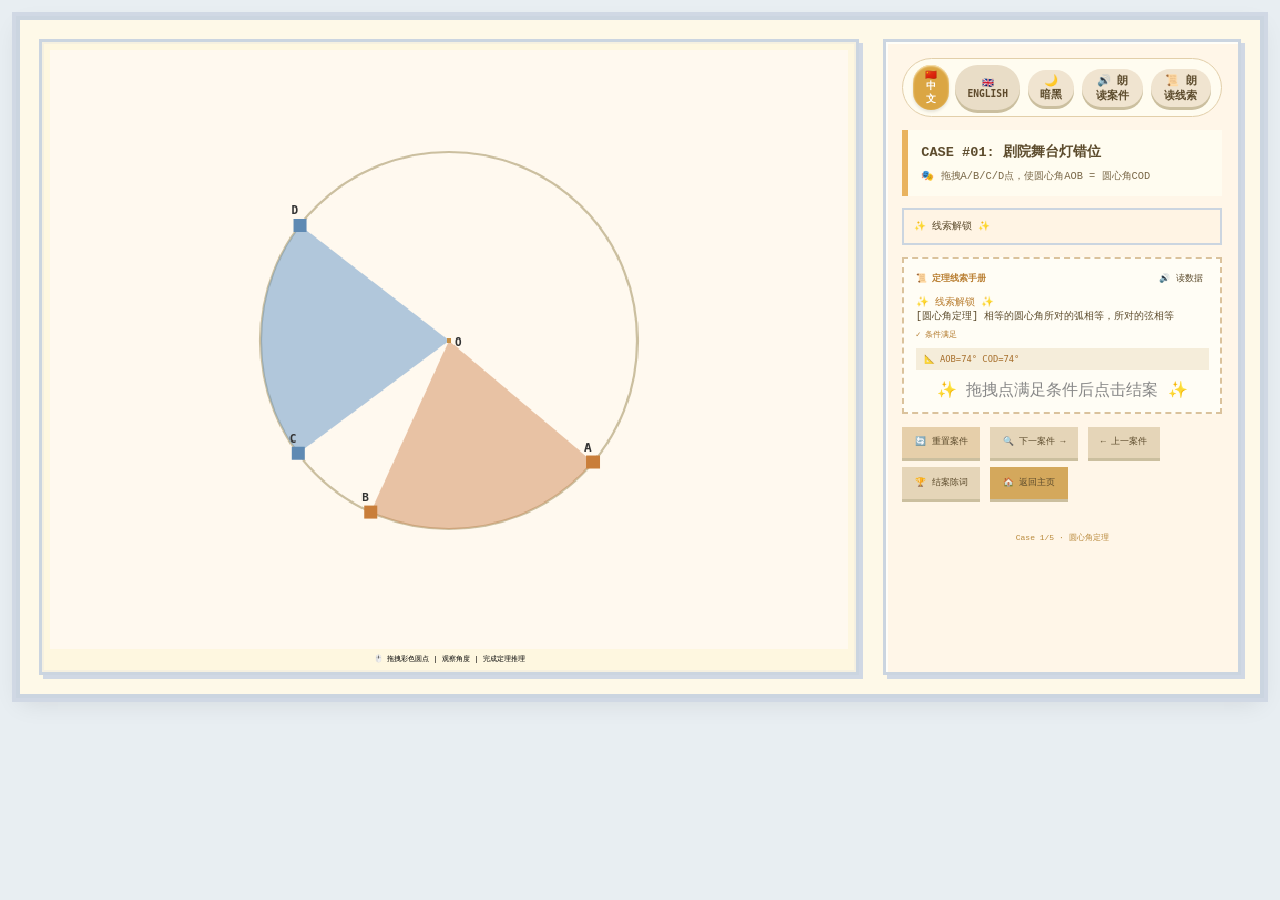
<file: V3.2.B.html>
<!DOCTYPE html>
<html lang="zh-CN">
<head>
    <meta charset="UTF-8">
    <meta name="viewport" content="width=device-width, initial-scale=1.0, user-scalable=no">
    <title>圆定理侦探社 | 像素风几何解谜 · 中英文语音版 | 劣弧角度修复</title>
    <style>
        * {
            box-sizing: border-box;
            user-select: none;
            image-rendering: crisp-edges;
            image-rendering: pixelated;
        }

        :root {
            --game-bg: #e8eef2;
            --container-bg: #fef9e8;
            --canvas-stage-bg: #fef7e0;
            --panel-bg: #fff6e8;
            --brief-bg: #fffcf0;
            --clue-bg: #fffdf5;
            --status-bg: #fff4e4;
            --text-dark: #5c4b2c;
            --text-muted: #7a6848;
            --border-light: #cbd5e0;
            --shadow-dark: #d0d8e4;
            --button-bg: #f0e4d0;
            --button-shadow: #cbbf9f;
        }

        body.dark-mode {
            --game-bg: #1e2a32;
            --container-bg: #2c3e2f;
            --canvas-stage-bg: #2f3e2c;
            --panel-bg: #2c3a28;
            --brief-bg: #3e4e36;
            --clue-bg: #3e4e36;
            --status-bg: #3e4e36;
            --text-dark: #eeddaa;
            --text-muted: #cbba8a;
            --border-light: #6a7c5e;
            --shadow-dark: #4a5a4a;
            --button-bg: #5a6e4a;
            --button-shadow: #3a4a3a;
        }

        body {
            background: var(--game-bg);
            transition: background 0.3s, color 0.3s;
            margin: 0;
            font-family: 'Courier New', monospace;
        }

        .game-full-container {
            background: var(--game-bg);
            padding: 20px 20px 30px;
            width: 100%;
        }
        
        .detective-container {
            background: var(--container-bg);
            box-shadow: 0 0 0 4px var(--border-light), 0 0 0 8px var(--shadow-dark), 0 8px 24px rgba(0,0,0,0.1);
            padding: 1.2rem;
            max-width: 1400px;
            width: 100%;
            margin: 0 auto;
            border-radius: 0;
        }
        
        .game-layout {
            display: flex;
            flex-wrap: wrap;
            gap: 1.5rem;
            justify-content: center;
        }
        
        .canvas-stage {
            flex: 3;
            min-width: 500px;
            background: var(--canvas-stage-bg);
            border: 3px solid var(--border-light);
            box-shadow: inset 0 0 0 2px #f5f0e0, 4px 4px 0px 0px var(--shadow-dark);
            padding: 0.5rem;
            position: relative;
            cursor: crosshair;
        }
        
        canvas {
            display: block;
            width: 100%;
            background: #fff9ef;
            image-rendering: crisp-edges;
            image-rendering: pixelated;
            cursor: crosshair;
            box-shadow: inset 0 0 0 1px #e2dcc0;
        }
        
        body.dark-mode canvas {
            background: #2c3824;
        }
        
        .case-panel {
            flex: 1.2;
            min-width: 280px;
            background: var(--panel-bg);
            border: 3px solid var(--border-light);
            padding: 1rem;
            box-shadow: inset 2px 2px 0px #fffef8, 4px 4px 0px var(--shadow-dark);
            display: flex;
            flex-direction: column;
            gap: 0.8rem;
        }
        
        .lang-voice-bar {
            display: flex;
            gap: 8px;
            align-items: center;
            justify-content: space-between;
            background: var(--brief-bg);
            border: 1px solid #e2cfaa;
            padding: 6px 10px;
            border-radius: 40px;
        }
        .lang-btn {
            background: #e9ddc7;
            border: none;
            font-family: monospace;
            font-size: 0.6rem;
            padding: 4px 12px;
            border-radius: 30px;
            cursor: pointer;
            font-weight: bold;
            color: #5e4a2c;
            transition: 0.1s;
        }
        body.dark-mode .lang-btn {
            background: #4a5e3a;
            color: #eeddaa;
        }
        .lang-btn.active {
            background: #dba643;
            color: white;
            box-shadow: inset 0 1px 2px #fff3cf, 0 2px 3px rgba(0,0,0,0.1);
        }
        body.dark-mode .lang-btn.active {
            background: #dba643;
            color: #2c3e2f;
        }
        .speak-icon-btn, .dark-toggle-btn {
            background: #f0e4d0;
            border: none;
            font-size: 0.7rem;
            padding: 4px 10px;
            border-radius: 30px;
            cursor: pointer;
            font-family: monospace;
            font-weight: bold;
        }
        body.dark-mode .speak-icon-btn, body.dark-mode .dark-toggle-btn {
            background: #5a6e4a;
            color: #fef0cf;
        }
        
        .brief {
            background: var(--brief-bg);
            border-left: 6px solid #e9b35f;
            padding: 0.8rem;
        }
        .brief h2 { margin: 0 0 0.5rem; font-size: 0.85rem; color: var(--text-dark); }
        .brief p { margin: 0; font-size: 0.65rem; color: var(--text-muted); }
        
        .status-area {
            background: var(--status-bg);
            border: 2px solid var(--border-light);
            padding: 0.6rem;
            font-size: 0.6rem;
            color: var(--text-dark);
            font-family: 'Courier New', monospace;
        }
        
        .clue-box {
            background: var(--clue-bg);
            border: 2px dashed #dac29c;
            padding: 0.7rem;
            min-height: 150px;
        }
        .clue-label {
            font-weight: bold;
            color: #b87c2e;
            font-size: 0.55rem;
            margin-bottom: 8px;
            display: flex;
            justify-content: space-between;
            align-items: center;
        }
        .clue-content {
            font-size: 0.65rem;
            color: var(--text-dark);
            font-family: 'Courier New', monospace;
            word-break: break-word;
        }
        .mistake-tip {
            font-size:0.5rem; 
            margin-top:6px; 
            color:#b37b2e;
        }
        .angle-readout {
            background: #f5edda;
            padding: 6px 8px;
            font-size: 0.55rem;
            font-family: monospace;
            color: #a76f2c;
            margin-top: 8px;
            text-align: center;
            display: flex;
            justify-content: space-between;
            align-items: center;
        }
        body.dark-mode .angle-readout {
            background: #4a5e3a;
            color: #eeddaa;
        }
        .input-group {
            margin-top: 10px;
            display: flex;
            gap: 8px;
            flex-wrap: wrap;
            justify-content: center;
        }
        .input-group input {
            background: #fffcf0;
            border: 1px solid #dccfae;
            color: #6b4e24;
            font-family: monospace;
            font-size: 0.6rem;
            padding: 6px 8px;
            width: 70px;
            text-align: center;
        }
        body.dark-mode .input-group input {
            background: #2c3e2f;
            color: #eeddaa;
            border-color: #6a7c5e;
        }
        .success-badge {
            background: #e9cf9b;
            color: #5c421f;
            padding: 4px 8px;
            font-size: 0.5rem;
            text-align: center;
            margin-top: 8px;
            display: none;
        }
        .action-buttons {
            display: flex;
            gap: 0.6rem;
            flex-wrap: wrap;
        }
        button {
            background: var(--button-bg);
            border: none;
            padding: 0.6rem 0.8rem;
            font-family: 'Courier New', monospace;
            font-size: 0.55rem;
            color: var(--text-dark);
            cursor: pointer;
            box-shadow: 0 3px 0 var(--button-shadow);
            transition: 0.05s linear;
            text-transform: uppercase;
        }
        button:active { transform: translateY(2px); box-shadow: 0 1px 0 var(--button-shadow); }
        button.primary { background: #e5d5b8; }
        button.warning { background: #e6cfaa; }
        body.dark-mode button.primary { background: #6a8a5a; color: #fef0cf; }
        body.dark-mode button.warning { background: #8a6a4a; color: #fef0cf; }
        .badge-row { display: flex; gap: 6px; flex-wrap: wrap; justify-content: center; margin-top: 4px; }
        .medal { background: #eae2d0; border: 1px solid #ccbc9c; padding: 4px 6px; font-size: 0.5rem; color: #7e6a48; }
        body.dark-mode .medal { background: #4a5e3a; border-color: #6a7c5e; color: #eeddaa; }
        .medal.active { background: #e9cf9b; color: #4a371a; border-color: #dba643; }
        body.dark-mode .medal.active { background: #dba643; color: #2c3e2f; }
        .case-counter { font-size: 0.5rem; color: #b8883a; text-align: center; margin-top: 4px; }
        @keyframes pixelBlink { 0% { filter: drop-shadow(0 0 0px #ffdd99);} 50% { filter: drop-shadow(0 0 6px #ffbb66);} }
        @keyframes shakeAnim { 0% { transform: translate(1px, 1px);} 25% { transform: translate(-1px, 0px);} }
        .correct-flash { animation: pixelBlink 0.3s 2; }
        .wrong-shake { animation: shakeAnim 0.15s 2; }
        @media (max-width: 768px) { .canvas-stage { min-width: 280px; } }
    </style>
</head>
<body>
<div class="game-full-container">
    <div class="detective-container">
        <div class="game-layout">
            <div class="canvas-stage">
                <canvas id="geometryCanvas" width="720" height="540" style="width:100%; height:auto;"></canvas>
                <div class="small-note" id="canvasNote" style="font-size:0.45rem; text-align:center; margin-top:5px;">🖱️ 拖拽彩色圆点 | 观察角度 | 完成定理推理</div>
            </div>
            <div class="case-panel">
                <div class="lang-voice-bar">
                    <div style="display:flex; gap:6px;">
                        <button id="langZhBtn" class="lang-btn active">🇨🇳 中文</button>
                        <button id="langEnBtn" class="lang-btn">🇬🇧 English</button>
                    </div>
                    <button id="darkModeToggle" class="dark-toggle-btn dark-mode-toggle">🌙 暗黑</button>
                    <button id="speakCaseBtn" class="speak-icon-btn">🔊 朗读案件</button>
                    <button id="speakClueBtn" class="speak-icon-btn">📜 朗读线索</button>
                </div>

                <div class="brief" id="caseBrief">
                    <h2>CASE #01: 剧院舞台灯错位</h2>
                    <p>拖拽A/B/C/D点，使圆心角AOB = 圆心角COD</p>
                </div>
                <div class="status-area" id="statusMsg">
                    📋 侦探手册<br>拖拽圆上的彩色点，观察角度变化
                </div>
                <div class="clue-box">
                    <div class="clue-label">
                        <span id="clueLabelText">📜 定理线索手册</span>
                        <button id="speakMeasurementBtn" style="background: none; font-size:0.55rem; padding:2px 6px; box-shadow: none;">🔊 读数据</button>
                    </div>
                    <div class="clue-content" id="clueText">当前案件对应的圆定理将在这里展示</div>
                    <div id="mistakeTip" class="mistake-tip"></div>
                    <div id="liveReadout" class="angle-readout">
                        <span>📐 测量数据: --</span>
                    </div>
                    <div id="interactiveInput" class="input-group"></div>
                    <div id="successMsg" class="success-badge">✨ 定理理解成功 ✨</div>
                </div>
                <div class="action-buttons">
                    <button id="resetBtn" class="warning">🔄 重置案件</button>
                    <button id="nextCaseBtn" class="primary">🔍 下一案件 →</button>
                    <button id="prevCaseBtn" class="primary">← 上一案件</button>
                    <button id="proveBtn" class="primary">🏆 结案陈词</button>
                    <button id="backToHome" class="primary" style="background:#d4a85c;">🏠 返回主页</button>
                </div>
                <div class="badge-row" id="badgeContainer"></div>
                <div class="case-counter" id="caseCounter">案件 1 / 5 · 圆心角定理</div>
            </div>
        </div>
    </div>
</div>

<script>
    (function(){
        // ==================== 音效管理 ====================
        const sounds = {
            drag: new Audio('assets/sounds/drag.mp3'),
            error: new Audio('assets/sounds/error.mp3'),
            pageFlip: new Audio('assets/sounds/page-flip.mp3'),
            success: new Audio('assets/sounds/success.mp3')
        };
        for (let key in sounds) {
            sounds[key].load();
        }
        function playSound(name, volume = 0.5) {
            const s = sounds[name];
            if (s) {
                s.volume = volume;
                s.currentTime = 0;
                s.play().catch(e => console.log('音效播放失败:', e));
            }
        }

        // ==================== 多语言文本 ====================
        const LANG_TEXTS = {
            zh: {
                canvasNote: "🖱️ 拖拽彩色圆点 | 观察角度 | 完成定理推理",
                clueLabel: "📜 定理线索手册",
                measurementBtn: "🔊 读数据",
                speakCaseBtn: "🔊 朗读案件",
                speakClueBtn: "📜 朗读线索",
                resetBtn: "🔄 重置案件",
                nextBtn: "🔍 下一案件 →",
                prevBtn: "← 上一案件",
                proveBtn: "🏆 结案陈词",
                caseTitles: [
                    "CASE #01: 剧院舞台灯错位",
                    "CASE #02: 瞭望塔探照灯",
                    "CASE #03: 古桥石拱裂缝",
                    "CASE #04: 航海罗盘刻度",
                    "CASE #05: 漏水检测仪"
                ],
                caseDescs: [
                    "🎭 拖拽A/B/C/D点，使圆心角AOB = 圆心角COD",
                    "🏰 拖拽锡兵P，观察∠APB和∠AOB的关系，填写正确答案",
                    "🌉 拖拽弦端点C/D，使桥柱(直径)垂直于弦CD（使弦CD水平）",
                    "🧭 观察四边形顶点，记录对角和并验证互补关系",
                    "💧 拖拽P和P'沿虚线滑动，使两点在交点重合，PA = P'B"
                ],
                theoremNames: ["圆心角定理","圆周角定理","垂径定理","圆内接四边形定理","切线长定理"],
                theorems: [
                    "[圆心角定理] 相等的圆心角所对的弧相等，所对的弦相等",
                    "[圆周角定理] 同弧所对圆周角是圆心角的一半",
                    "[垂径定理] 垂直于弦的直径平分这条弦",
                    "[圆内接四边形定理] 对角互补(和为180°)",
                    "[切线长定理] 从圆外一点引圆的两条切线，切线长相等"
                ],
                statusDefault: "📋 侦探手册\n拖拽圆上的彩色点，观察角度变化",
                conditionMetMsg: "✨ 线索解锁 ✨",
                conditionNotMet: "❌ 条件未满足",
                correctInputHint: "✓ 正确！",
                wrongInputHint: "✗ 错误，再试试看",
                proveSuccess: "🏆 像素侦探徽章GET！案件完美落幕！",
                proveAlready: "🎉 已破获此案，继续挑战新案件吧！",
                proveFail: "⚠️ 尚未满足定理条件，请先构造正确图形再结案。",
                measurementReadoutPrefix: "当前测量数据：",
                hintTexts: {0:"使两个扇形角度相等",2:"使弦CD水平（垂直于垂直直径）",4:"将P和P'拖到交点",default:"调整图形"},
                inputPlaceholder: "例如 1/3", inputSumPlaceholder: "度数", inputVerify: "验证",
                inputHintGeneric: "✨ 拖拽点满足条件后点击结案 ✨",
                relationQuestion: "∠APB = (  ) ∠AOB", sumQuestion: "∠A+∠C = ∠B+∠D = (  ) °",
                badgeShort: ["圆心角","圆周角","垂径","内接四边","切线长"]
            },
            en: {
                canvasNote: "🖱️ Drag points | Observe angles | Prove theorems",
                clueLabel: "📜 Theorem Clue Book", measurementBtn: "🔊 Read Data",
                speakCaseBtn: "🔊 Read Case", speakClueBtn: "📜 Read Clue",
                resetBtn: "🔄 Reset Case", nextBtn: "🔍 Next Case →", prevBtn: "← Previous Case", proveBtn: "🏆 Close Case",
                caseTitles: ["Stage Lights","Lookout Spotlight","Stone Arch","Compass Scale","Leak Detector"],
                caseDescs: [
                    "Drag A/B/C/D so central angles AOB = COD",
                    "Drag P, find relation ∠APB : ∠AOB",
                    "Drag C/D so diameter ⟂ chord CD (make CD horizontal)",
                    "Check cyclic quadrilateral angles",
                    "Drag P/P' to intersection, PA=P'B"
                ],
                theoremNames: ["Central Angle","Inscribed Angle","Perpendicular Chord","Cyclic Quadrilateral","Tangent Length"],
                theorems: [
                    "Equal central angles ⇒ equal arcs & chords",
                    "Inscribed angle = ½ central angle",
                    "Diameter ⟂ chord ⇒ bisects chord",
                    "Opposite angles sum to 180°",
                    "Tangents from one point are equal"
                ],
                statusDefault: "📋 Drag points, observe angles",
                conditionMetMsg: "✨ Clue Unlocked", conditionNotMet: "❌ Not met",
                correctInputHint: "✓ Correct", wrongInputHint: "✗ Try again",
                proveSuccess: "🏆 Case closed!", proveAlready: "🎉 Already solved", proveFail: "⚠️ Adjust figure first",
                measurementReadoutPrefix: "Current: ",
                hintTexts: {0:"Make angles equal",2:"Make CD horizontal",4:"Drag to intersection",default:"Adjust figure"},
                inputPlaceholder: "1/2", inputSumPlaceholder: "deg", inputVerify: "OK",
                inputHintGeneric: "Match condition then close case",
                relationQuestion: "∠APB = (  ) × ∠AOB", sumQuestion: "Sum = (  ) °",
                badgeShort: ["Central","Inscribed","Chord","Cyclic","Tangent"]
            }
        };

        let currentLang = "zh";
        let speechSynth = window.speechSynthesis;
        
        // 几何函数
        function getMinorArcAngleRad(a,b){let d=Math.abs(a-b);return Math.min(d,2*Math.PI-d);}
        function getMinorArcAngleDegrees(a,b){return Math.round(getMinorArcAngleRad(a,b)*180/Math.PI);}
        function computeAngle(ax,ay,bx,by,cx,cy){
            let bax=ax-bx,bay=ay-by,bcx=cx-bx,bcy=cy-by;
            let dot=bax*bcx+bay*bcy,mag=Math.hypot(bax,bay)*Math.hypot(bcx,bcy);
            return mag===0?0:Math.acos(Math.min(1,Math.max(-1,dot/mag)));
        }
        function drawSector(cx,cy,r,s,e,c){
            let st=s,ed=e,d=ed-st;while(d>Math.PI)d-=2*Math.PI;while(d<-Math.PI)d+=2*Math.PI;
            if(d<0){let t=st;st=ed;ed=t;d=-d;}
            ctx.beginPath();ctx.moveTo(cx,cy);ctx.arc(cx,cy,r,st,ed);ctx.closePath();
            ctx.fillStyle=c;ctx.fill();
        }
        function drawPoint(x,y,col,lbl){
            ctx.fillStyle=col;ctx.fillRect(x-6,y-6,12,12);
            if(lbl){ctx.fillStyle="#333";ctx.font="bold 11px monospace";ctx.fillText(lbl,x-8,y-10);}
        }
        function getTangentLine(a,cx,cy,r){
            let px=cx+r*Math.cos(a),py=cy+r*Math.sin(a);
            return {px,py,dirX:-Math.sin(a),dirY:Math.cos(a)};
        }
        function getLineIntersection(l1,l2){
            let x1=l1.px,y1=l1.py,x2=l2.px,y2=l2.py;
            let dx1=l1.dirX,dy1=l1.dirY,dx2=l2.dirX,dy2=l2.dirY;
            let det=dx1*dy2-dy1*dx2;if(Math.abs(det)<0.001)return null;
            let t=((x2-x1)*dy2-(y2-y1)*dx2)/det;
            return {x:x1+t*dx1,y:y1+t*dy1};
        }
        function getPointOnTangent(t,l){return {x:l.px+t*l.dirX,y:l.py+t*l.dirY};}

        let canvas=document.getElementById('geometryCanvas'),ctx=canvas.getContext('2d');
        let w=720,h=540;canvas.width=w;canvas.height=h;
        let geom={
            cx:w/2,cy:h/2-8,r:170,
            angA:0.7,angB:2.0,angC:2.5,angD:3.8,
            fixedA:0.8,fixedB:2.5,soldierP:3.2,
            chord1:1.0,chord2:2.2,
            quadAngles:[0.5,1.8,2.7,4.0],
            paramP:10,paramQ:-15
        };
        let getTangentA=()=>getTangentLine(geom.fixedA,geom.cx,geom.cy,geom.r);
        let getTangentB=()=>getTangentLine(geom.fixedB,geom.cx,geom.cy,geom.r);
        let getIntersect=()=>getLineIntersection(getTangentA(),getTangentB());
        let getP=()=>getPointOnTangent(geom.paramP,getTangentA());
        let getQ=()=>getPointOnTangent(geom.paramQ,getTangentB());

        let currentCaseIdx=0,solved=[!1,!1,!1,!1,!1],condMet=!1,drag=null,dragQ=-1;
        let lastConditionOk = false;

        const CASES = [
            {id:0,name:"圆心角",check:s=>Math.abs(getMinorArcAngleRad(s.angA,s.angB)-getMinorArcAngleRad(s.angC,s.angD))<0.08,
            getReadout:s=>`AOB=${getMinorArcAngleDegrees(s.angA,s.angB)}° COD=${getMinorArcAngleDegrees(s.angC,s.angD)}°`,
            draw:()=>{
                drawSector(geom.cx,geom.cy,geom.r,geom.angA,geom.angB,"rgba(210,140,90,.5)");
                drawSector(geom.cx,geom.cy,geom.r,geom.angC,geom.angD,"rgba(100,150,200,.5)");
                drawPoint(geom.cx+geom.r*Math.cos(geom.angA),geom.cy+geom.r*Math.sin(geom.angA),"#c97e3a","A");
                drawPoint(geom.cx+geom.r*Math.cos(geom.angB),geom.cy+geom.r*Math.sin(geom.angB),"#c97e3a","B");
                drawPoint(geom.cx+geom.r*Math.cos(geom.angC),geom.cy+geom.r*Math.sin(geom.angC),"#5f8ab3","C");
                drawPoint(geom.cx+geom.r*Math.cos(geom.angD),geom.cy+geom.r*Math.sin(geom.angD),"#5f8ab3","D");
            }},
            {id:1,name:"圆周角",check:()=>!0,
            getReadout:s=>{
                let ca=getMinorArcAngleRad(s.fixedA,s.fixedB);
                let ax=s.cx+s.r*Math.cos(s.fixedA),ay=s.cy+s.r*Math.sin(s.fixedA);
                let bx=s.cx+s.r*Math.cos(s.fixedB),by=s.cy+s.r*Math.sin(s.fixedB);
                let px=s.cx+s.r*Math.cos(s.soldierP),py=s.cy+s.r*Math.sin(s.soldierP);
                let ap=computeAngle(ax,ay,px,py,bx,by);
                return `AOB=${Math.round(ca*180/Math.PI)}° APB=${Math.round(ap*180/Math.PI)}°`;
            },
            draw:()=>{
                let ax=geom.cx+geom.r*Math.cos(geom.fixedA),ay=geom.cy+geom.r*Math.sin(geom.fixedA);
                let bx=geom.cx+geom.r*Math.cos(geom.fixedB),by=geom.cy+geom.r*Math.sin(geom.fixedB);
                let px=geom.cx+geom.r*Math.cos(geom.soldierP),py=geom.cy+geom.r*Math.sin(geom.soldierP);
                drawSector(geom.cx,geom.cy,geom.r,geom.fixedA,geom.fixedB,"rgba(220,180,80,.35)");
                ctx.beginPath();ctx.moveTo(ax,ay);ctx.lineTo(px,py);ctx.lineTo(bx,by);
                ctx.strokeStyle="#c68b3e";ctx.lineWidth=2.5;ctx.stroke();
                drawPoint(ax,ay,"#7a9bcb","A");drawPoint(bx,by,"#d98c3a","B");drawPoint(px,py,"#d9942e","P");
            }},
            {id:2,name:"垂径",check:s=>{
                let x1=s.cx+s.r*Math.cos(s.chord1),y1=s.cy+s.r*Math.sin(s.chord1);
                let x2=s.cx+s.r*Math.cos(s.chord2),y2=s.cy+s.r*Math.sin(s.chord2);
                let dx=x2-x1,dy=y2-y1,len=Math.hypot(dx,dy);
                return len>0.1 && Math.abs(dy)/len < 0.12;
            },
            getReadout:s=>{
                let x1=s.cx+s.r*Math.cos(s.chord1),y1=s.cy+s.r*Math.sin(s.chord1);
                let x2=s.cx+s.r*Math.cos(s.chord2),y2=s.cy+s.r*Math.sin(s.chord2);
                let dx=x2-x1,dy=y2-y1,len=Math.hypot(dx,dy);
                let isPerp = len>0.1 && Math.abs(dy)/len < 0.12;
                return `垂直: ${isPerp ? "✓ 是" : "✗ 否"}`;
            },
            draw:()=>{
                let x1=geom.cx+geom.r*Math.cos(geom.chord1),y1=geom.cy+geom.r*Math.sin(geom.chord1);
                let x2=geom.cx+geom.r*Math.cos(geom.chord2),y2=geom.cy+geom.r*Math.sin(geom.chord2);
                ctx.beginPath();ctx.moveTo(x1,y1);ctx.lineTo(x2,y2);ctx.strokeStyle="#b87c48";ctx.lineWidth=4;ctx.stroke();
                ctx.beginPath();ctx.moveTo(geom.cx,geom.cy-geom.r);ctx.lineTo(geom.cx,geom.cy+geom.r);ctx.strokeStyle="#7799bb";ctx.lineWidth=3;ctx.stroke();
                drawPoint(x1,y1,"#b87c48","C");drawPoint(x2,y2,"#b87c48","D");
            }},
            {id:3,name:"内接四边形",check:()=>!0,
            getReadout:s=>{
                let p=s.quadAngles.map(a=>({x:s.cx+s.r*Math.cos(a),y:s.cy+s.r*Math.sin(a)}));
                let ag=[];for(let i=0;i<4;i++){
                    let pr=p[(i+3)%4],cu=p[i],ne=p[(i+1)%4];
                    ag.push(Math.round(computeAngle(pr.x,pr.y,cu.x,cu.y,ne.x,ne.y)*180/Math.PI));
                }
                return `A${ag[0]} B${ag[1]} C${ag[2]} D${ag[3]} | A+C=${ag[0]+ag[2]}`;
            },
            draw:()=>{
                let p=geom.quadAngles.map(a=>({x:geom.cx+geom.r*Math.cos(a),y:geom.cy+geom.r*Math.sin(a)}));
                ctx.beginPath();ctx.moveTo(p[0].x,p[0].y);for(let i=1;i<4;i++)ctx.lineTo(p[i].x,p[i].y);ctx.closePath();
                ctx.strokeStyle="#c9aa6e";ctx.lineWidth=2.5;ctx.stroke();
                for(let i=0;i<4;i++)drawPoint(p[i].x,p[i].y,"#ddae6e",String.fromCharCode(65+i));
            }},
            {id:4,name:"切线长",check:s=>{
                let p=getP(),q=getQ(),ix=getIntersect();if(!ix)return!1;
                let dP=Math.hypot(p.x-ix.x,p.y-ix.y),dQ=Math.hypot(q.x-ix.x,q.y-ix.y);
                return dP<12&&dQ<12;
            },
            getReadout:s=>{
                let p=getP(),q=getQ(),ix=getIntersect();
                let a={x:s.cx+s.r*Math.cos(s.fixedA),y:s.cy+s.r*Math.sin(s.fixedA)};
                let b={x:s.cx+s.r*Math.cos(s.fixedB),y:s.cy+s.r*Math.sin(s.fixedB)};
                let la=Math.hypot(p.x-a.x,p.y-a.y),lb=Math.hypot(q.x-b.x,q.y-b.y);
                return `PA=${Math.round(la)} P'B=${Math.round(lb)}`;
            },
            draw:()=>{
                let a=getTangentA(),b=getTangentB(),ix=getIntersect(),p=getP(),q=getQ();
                ctx.setLineDash([8,8]);
                let f=500,s1=getPointOnTangent(-f,a),e1=getPointOnTangent(f,a);
                ctx.beginPath();ctx.moveTo(s1.x,s1.y);ctx.lineTo(e1.x,e1.y);ctx.strokeStyle="#b89a6e";ctx.stroke();
                let s2=getPointOnTangent(-f,b),e2=getPointOnTangent(f,b);
                ctx.beginPath();ctx.moveTo(s2.x,s2.y);ctx.lineTo(e2.x,e2.y);ctx.stroke();
                ctx.setLineDash([]);
                let ax=geom.cx+geom.r*Math.cos(geom.fixedA),ay=geom.cy+geom.r*Math.sin(geom.fixedA);
                let bx=geom.cx+geom.r*Math.cos(geom.fixedB),by=geom.cy+geom.r*Math.sin(geom.fixedB);
                drawPoint(ax,ay,"#7f9fc0","A");drawPoint(bx,by,"#7f9fc0","B");
                if(ix){ctx.fillStyle="#e9cf9b";ctx.beginPath();ctx.arc(ix.x,ix.y,8,0,Math.PI*2);ctx.fill();}
                ctx.beginPath();ctx.moveTo(p.x,p.y);ctx.lineTo(ax,ay);ctx.strokeStyle="#d98f44";ctx.lineWidth=2.5;ctx.stroke();
                ctx.beginPath();ctx.moveTo(q.x,q.y);ctx.lineTo(bx,by);ctx.strokeStyle="#6f9e6f";ctx.stroke();
                drawPoint(p.x,p.y,"#d98f44","P");drawPoint(q.x,q.y,"#6f9e6f","P'");
            }}
        ];

        function refreshUI(){
            let t=LANG_TEXTS[currentLang];
            document.getElementById('canvasNote').innerText=t.canvasNote;
            document.getElementById('clueLabelText').innerText=t.clueLabel;
            document.getElementById('speakMeasurementBtn').innerText=t.measurementBtn;
            document.getElementById('speakCaseBtn').innerText=t.speakCaseBtn;
            document.getElementById('speakClueBtn').innerText=t.speakClueBtn;
            document.getElementById('resetBtn').innerText=t.resetBtn;
            document.getElementById('nextCaseBtn').innerText=t.nextBtn;
            document.getElementById('prevCaseBtn').innerText=t.prevBtn;
            document.getElementById('proveBtn').innerText=t.proveBtn;
            updateCase();
        }
        function updateCase(){
            let t=LANG_TEXTS[currentLang];
            document.getElementById('caseBrief').innerHTML=`<h2>${t.caseTitles[currentCaseIdx]}</h2><p>${t.caseDescs[currentCaseIdx]}</p>`;
            document.getElementById('caseCounter').innerText=`Case ${currentCaseIdx+1}/5 · ${t.theoremNames[currentCaseIdx]}`;
            updateStatus();
            renderInput();
            draw();
        }
        function updateStatus(){
            let t=LANG_TEXTS[currentLang];
            let c=CASES[currentCaseIdx];
            let ok = (currentCaseIdx===1 || currentCaseIdx===3) ? condMet : c.check(geom);
            document.getElementById('liveReadout').innerHTML=`📐 ${c.getReadout(geom)}`;
            let txt,st;
            if(ok && !solved[currentCaseIdx]){
                txt=`<span style="color:#b87c2e">${t.conditionMetMsg}</span><br>${t.theorems[currentCaseIdx]}`;
                st=t.conditionMetMsg; document.getElementById('mistakeTip').innerText="✓ 条件满足";
                if(!lastConditionOk) playSound('success', 0.5);
            }else if(ok && solved[currentCaseIdx]){
                txt=`${t.theorems[currentCaseIdx]}<br><span style="color:#888">${t.proveAlready}</span>`;
                st=t.proveAlready; document.getElementById('mistakeTip').innerText="✅ 已完成";
            }else{
                txt=`${t.theorems[currentCaseIdx]}<br><span style="color:#c00">${t.conditionNotMet}</span>`;
                st=t.statusDefault; document.getElementById('mistakeTip').innerText="❌ 未满足条件";
                if(lastConditionOk && !ok) playSound('error', 0.4);
            }
            document.getElementById('clueText').innerHTML=txt;
            document.getElementById('statusMsg').innerText=st;
            lastConditionOk = ok;
            draw();
        }
        function renderInput(){
            let el=document.getElementById('interactiveInput'),t=LANG_TEXTS[currentLang];
            el.innerHTML="";
            if(currentCaseIdx===1){
                el.innerHTML=`<span>${t.relationQuestion}</span><input id="ratioIn" placeholder="${t.inputPlaceholder}"><button onclick="checkRatio()">${t.inputVerify}</button>`;
            }else if(currentCaseIdx===3){
                el.innerHTML=`<span>${t.sumQuestion}</span><input id="sumIn" placeholder="${t.inputSumPlaceholder}"><button onclick="checkSum()">${t.inputVerify}</button>`;
            }else{
                el.innerHTML=`<span style="color:#888">${t.inputHintGeneric}</span>`;
            }
        }
        window.checkRatio=()=>{
            let v=document.getElementById('ratioIn').value.trim().toLowerCase();
            if(v==="1/2"||v==="0.5"||v==="½"){condMet=!0;solved[1]=!0;updateStatus();playSound('success',0.6);}
            else {alert("Wrong! Try 1/2"); playSound('error',0.4);}
        };
        window.checkSum=()=>{
            let v=parseInt(document.getElementById('sumIn').value);
            if(v===180){condMet=!0;solved[3]=!0;updateStatus();playSound('success',0.6);}
            else {alert("Wrong! Sum=180"); playSound('error',0.4);}
        };
        function draw(){
            ctx.clearRect(0,0,w,h);ctx.fillStyle="#fff9ef";ctx.fillRect(0,0,w,h);
            ctx.beginPath();ctx.arc(geom.cx,geom.cy,geom.r,0,Math.PI*2);ctx.strokeStyle="#cbbf9f";ctx.lineWidth=2.2;ctx.stroke();
            CASES[currentCaseIdx].draw();
            ctx.fillStyle="#c68f44";ctx.fillRect(geom.cx-2,geom.cy-2,4,4);ctx.fillStyle="#333";ctx.fillText("O",geom.cx+5,geom.cy+5);
        }
        function mouse(e){
            let r=canvas.getBoundingClientRect(),sx=w/r.width,sy=h/r.height;
            return {x:(e.clientX-r.left)*sx,y:(e.clientY-r.top)*sy};
        }
        canvas.onmousedown=e=>{
            let m=mouse(e),t=20;
            let dragging = false;
            if(currentCaseIdx===0){
                let a={x:geom.cx+geom.r*Math.cos(geom.angA),y:geom.cy+geom.r*Math.sin(geom.angA)};
                let b={x:geom.cx+geom.r*Math.cos(geom.angB),y:geom.cy+geom.r*Math.sin(geom.angB)};
                let c={x:geom.cx+geom.r*Math.cos(geom.angC),y:geom.cy+geom.r*Math.sin(geom.angC)};
                let d={x:geom.cx+geom.r*Math.cos(geom.angD),y:geom.cy+geom.r*Math.sin(geom.angD)};
                if(Math.hypot(m.x-a.x,m.y-a.y)<t){drag="A"; dragging=true;}
                else if(Math.hypot(m.x-b.x,m.y-b.y)<t){drag="B"; dragging=true;}
                else if(Math.hypot(m.x-c.x,m.y-c.y)<t){drag="C"; dragging=true;}
                else if(Math.hypot(m.x-d.x,m.y-d.y)<t){drag="D"; dragging=true;}
            }else if(currentCaseIdx===1){
                let p={x:geom.cx+geom.r*Math.cos(geom.soldierP),y:geom.cy+geom.r*Math.sin(geom.soldierP)};
                if(Math.hypot(m.x-p.x,m.y-p.y)<t){drag="P"; dragging=true;}
            }else if(currentCaseIdx===2){
                let c1={x:geom.cx+geom.r*Math.cos(geom.chord1),y:geom.cy+geom.r*Math.sin(geom.chord1)};
                let c2={x:geom.cx+geom.r*Math.cos(geom.chord2),y:geom.cy+geom.r*Math.sin(geom.chord2)};
                if(Math.hypot(m.x-c1.x,m.y-c1.y)<t){drag="C1"; dragging=true;}
                else if(Math.hypot(m.x-c2.x,m.y-c2.y)<t){drag="C2"; dragging=true;}
            }else if(currentCaseIdx===3){
                let p=geom.quadAngles.map(a=>({x:geom.cx+geom.r*Math.cos(a),y:geom.cy+geom.r*Math.sin(a)}));
                for(let i=0;i<4;i++) if(Math.hypot(m.x-p[i].x,m.y-p[i].y)<t){drag="Q"+i; dragging=true; break;}
            }else if(currentCaseIdx===4){
                let p=getP(),q=getQ();
                if(Math.hypot(m.x-p.x,m.y-p.y)<25){drag="TP"; dragging=true;}
                else if(Math.hypot(m.x-q.x,m.y-q.y)<25){drag="TQ"; dragging=true;}
            }
            if(dragging) playSound('drag', 0.3);
        };
        window.onmousemove=e=>{
            if(!drag)return;let m=mouse(e),a=Math.atan2(m.y-geom.cy,m.x-geom.cx);
            if(currentCaseIdx===0){
                if(drag==="A")geom.angA=a;
                else if(drag==="B")geom.angB=a;
                else if(drag==="C")geom.angC=a;
                else if(drag==="D")geom.angD=a;
            }else if(currentCaseIdx===1&&drag==="P")geom.soldierP=a;
            else if(currentCaseIdx===2){
                if(drag==="C1")geom.chord1=a;
                else if(drag==="C2")geom.chord2=a;
            }else if(currentCaseIdx===3&&drag.startsWith("Q")){
                let i=+drag[1];geom.quadAngles[i]=a;
            }else if(currentCaseIdx===4){
                let ta=getTangentA(),tb=getTangentB();
                if(drag==="TP")geom.paramP=(m.x-ta.px)*ta.dirX+(m.y-ta.py)*ta.dirY;
                else if(drag==="TQ")geom.paramQ=(m.x-tb.px)*tb.dirX+(m.y-tb.py)*tb.dirY;
            }
            updateStatus();
        };
        window.onmouseup=()=>drag=null;
        function reset(){
            if(currentCaseIdx===0){geom.angA=0.7;geom.angB=2;geom.angC=2.5;geom.angD=3.8;}
            else if(currentCaseIdx===1)geom.soldierP=3.2;
            else if(currentCaseIdx===2){geom.chord1=1;geom.chord2=2.2;}
            else if(currentCaseIdx===3)geom.quadAngles=[0.5,1.8,2.7,4];
            else if(currentCaseIdx===4){geom.paramP=10;geom.paramQ=-15;}
            condMet=!1;
            updateStatus();
        }
        function next(){
            playSound('pageFlip', 0.4);
            currentCaseIdx = (currentCaseIdx + 1) % 5;
            reset();
            updateCase();
        }
        function prev(){
            playSound('pageFlip', 0.4);
            currentCaseIdx = (currentCaseIdx - 1 + 5) % 5;
            reset();
            updateCase();
        }
        function prove(){
            let t=LANG_TEXTS[currentLang];
            let ok = (currentCaseIdx===1 || currentCaseIdx===3) ? condMet : CASES[currentCaseIdx].check(geom);
            if(ok && !solved[currentCaseIdx]){
                solved[currentCaseIdx]=!0;
                alert(t.proveSuccess);
                playSound('success', 0.6);
            } else if(ok){
                alert(t.proveAlready);
                playSound('success', 0.5);
            } else {
                alert(t.proveFail);
                playSound('error', 0.5);
            }
            updateStatus();
        }
        function setLang(l){currentLang=l;
            document.getElementById('langZhBtn').classList.toggle('active',l==='zh');
            document.getElementById('langEnBtn').classList.toggle('active',l==='en');
            refreshUI();
        }
        function speak(txt){speechSynthesis.cancel();let u=new SpeechSynthesisUtterance(txt);u.lang=currentLang==='zh'?'zh-CN':'en-US';speechSynthesis.speak(u);}
        document.getElementById('resetBtn').onclick=reset;
        document.getElementById('nextCaseBtn').onclick=next;
        document.getElementById('prevCaseBtn').onclick=prev;
        document.getElementById('proveBtn').onclick=prove;
        document.getElementById('langZhBtn').onclick=()=>setLang('zh');
        document.getElementById('langEnBtn').onclick=()=>setLang('en');
        document.getElementById('speakCaseBtn').onclick=()=>speak(LANG_TEXTS[currentLang].caseDescs[currentCaseIdx]);
        document.getElementById('speakClueBtn').onclick=()=>speak(LANG_TEXTS[currentLang].theorems[currentCaseIdx]);
        document.getElementById('speakMeasurementBtn').onclick=()=>speak(CASES[currentCaseIdx].getReadout(geom));
        
        document.getElementById('backToHome').onclick = function () {
            window.location.href = "index.html";
        };

        // 暗黑模式
        const darkToggle = document.getElementById('darkModeToggle');
        if (darkToggle) {
            darkToggle.addEventListener('click', () => {
                document.body.classList.toggle('dark-mode');
                const isDark = document.body.classList.contains('dark-mode');
                localStorage.setItem('darkMode', isDark ? 'enabled' : 'disabled');
                darkToggle.textContent = isDark ? '☀️ 明亮' : '🌙 暗黑';
                draw();
            });
            if (localStorage.getItem('darkMode') === 'enabled') {
                document.body.classList.add('dark-mode');
                darkToggle.textContent = '☀️ 明亮';
            } else {
                document.body.classList.remove('dark-mode');
                darkToggle.textContent = '🌙 暗黑';
            }
        }

        refreshUI();
        draw();
    })();
</script>
</body>
</html>
</file>
<file: css/style.css>
* {
    margin: 0;
    padding: 0;
    box-sizing: border-box;
}

body {
    font-family: Arial, sans-serif;
    line-height: 1.6;
    transition: background-color 0.3s, color 0.3s;
}

/* Light mode (default) */
body {
    background-color: #ffffff;
    color: #333333;
}

/* Dark mode */
body.dark-mode {
    background-color: #1a1a2e;
    color: #eeeeee;
}

.navbar {
    display: flex;
    justify-content: space-between;
    align-items: center;
    padding: 1rem 2rem;
    background-color: #4a90e2;
    color: white;
}

.nav-links {
    display: flex;
    list-style: none;
    gap: 2rem;
}

.nav-links a {
    color: white;
    text-decoration: none;
}

.nav-links a:hover {
    text-decoration: underline;
}

.dark-mode-toggle {
    background: none;
    border: none;
    font-size: 1.5rem;
    cursor: pointer;
}

main {
    max-width: 1200px;
    margin: 2rem auto;
    padding: 0 2rem;
}

h1 {
    margin-bottom: 1rem;
}

/* Mobile responsive */
@media (max-width: 768px) {
    .navbar {
        flex-direction: column;
        gap: 1rem;
    }
    
    .nav-links {
        gap: 1rem;
    }
    
    main {
        padding: 0 1rem;
    }
}
</file>
